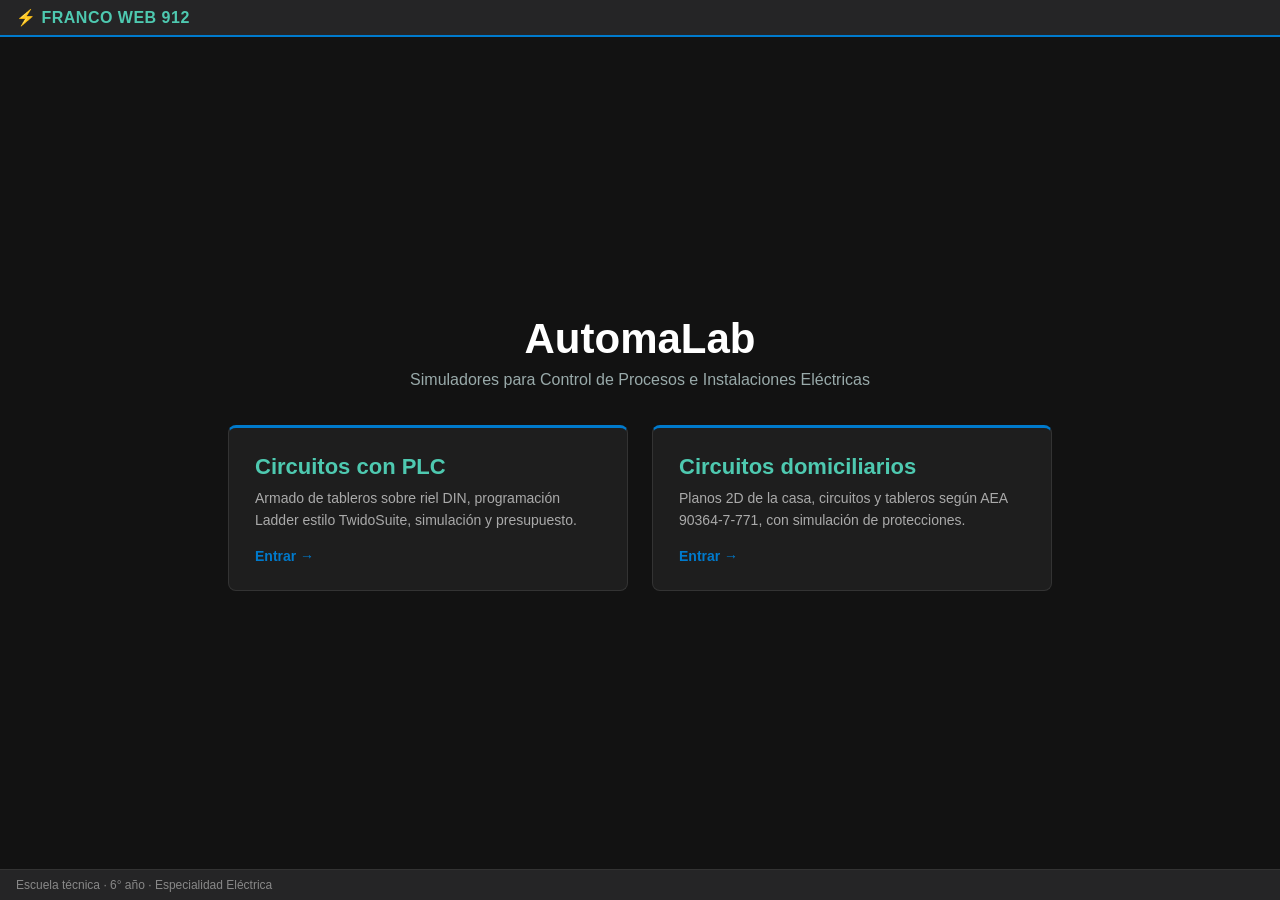
<file: proyecto/index.html>
<!DOCTYPE html>
<html lang="es">
<head>
<meta charset="UTF-8">
<meta name="viewport" content="width=device-width, initial-scale=1">
<title>AutomaLab</title>
<style>
*{box-sizing:border-box;margin:0;padding:0}
body{background:#121212;color:#d4d4d4;font-family:'Segoe UI',Tahoma,sans-serif;min-height:100vh;display:flex;flex-direction:column}
header{background:#252526;border-bottom:2px solid #007acc;padding:8px 16px;display:flex;align-items:center;gap:10px}
.brand{font-weight:700;color:#4ec9b0;font-size:16px;letter-spacing:.5px}
main{flex:1;display:flex;flex-direction:column;align-items:center;justify-content:center;padding:36px 16px;gap:36px}
.hero{text-align:center}
.hero h1{font-size:42px;color:#fff;font-weight:700}
.hero p{color:#9aa;margin-top:8px;font-size:16px}
.cards{display:flex;gap:24px;flex-wrap:wrap;justify-content:center;max-width:920px}
.card{display:block;width:400px;max-width:100%;background:#1e1e1e;border:1px solid #333;border-top:3px solid #007acc;border-radius:8px;padding:26px;text-decoration:none;color:inherit;transition:transform .15s,border-color .15s,box-shadow .15s}
.card:hover,.card:focus{border-color:#4ec9b0;transform:translateY(-3px);box-shadow:0 8px 24px rgba(0,0,0,.5);outline:none}
.card h2{color:#4ec9b0;font-size:22px;margin:0 0 8px}
.card p{color:#aaa;font-size:14px;line-height:1.55}
.card .go{margin-top:16px;color:#007acc;font-weight:600;font-size:14px}
footer{background:#252526;border-top:1px solid #333;padding:8px 16px;font-size:12px;color:#888}
</style>
</head>
<body>

<header>
  <span class="brand">⚡ FRANCO WEB 912</span>
</header>

<main>
  <div class="hero">
    <h1>AutomaLab</h1>
    <p>Simuladores para Control de Procesos e Instalaciones Eléctricas</p>
  </div>

  <div class="cards">
    <a class="card" href="plc.html">
      <h2>Circuitos con PLC</h2>
      <p>Armado de tableros sobre riel DIN, programación Ladder estilo TwidoSuite, simulación y presupuesto.</p>
      <div class="go">Entrar →</div>
    </a>

    <a class="card" href="domiciliario/domiciliario.html">
      <h2>Circuitos domiciliarios</h2>
      <p>Planos 2D de la casa, circuitos y tableros según AEA 90364-7-771, con simulación de protecciones.</p>
      <div class="go">Entrar →</div>
    </a>
  </div>
</main>

<footer>Escuela técnica · 6° año · Especialidad Eléctrica</footer>

<script>
/* Limpieza única: borra los textos que se guardaban cuando la portada era editable */
try { localStorage.removeItem('automalab_portada'); } catch(e) {}
</script>
</body>
</html>
</file>
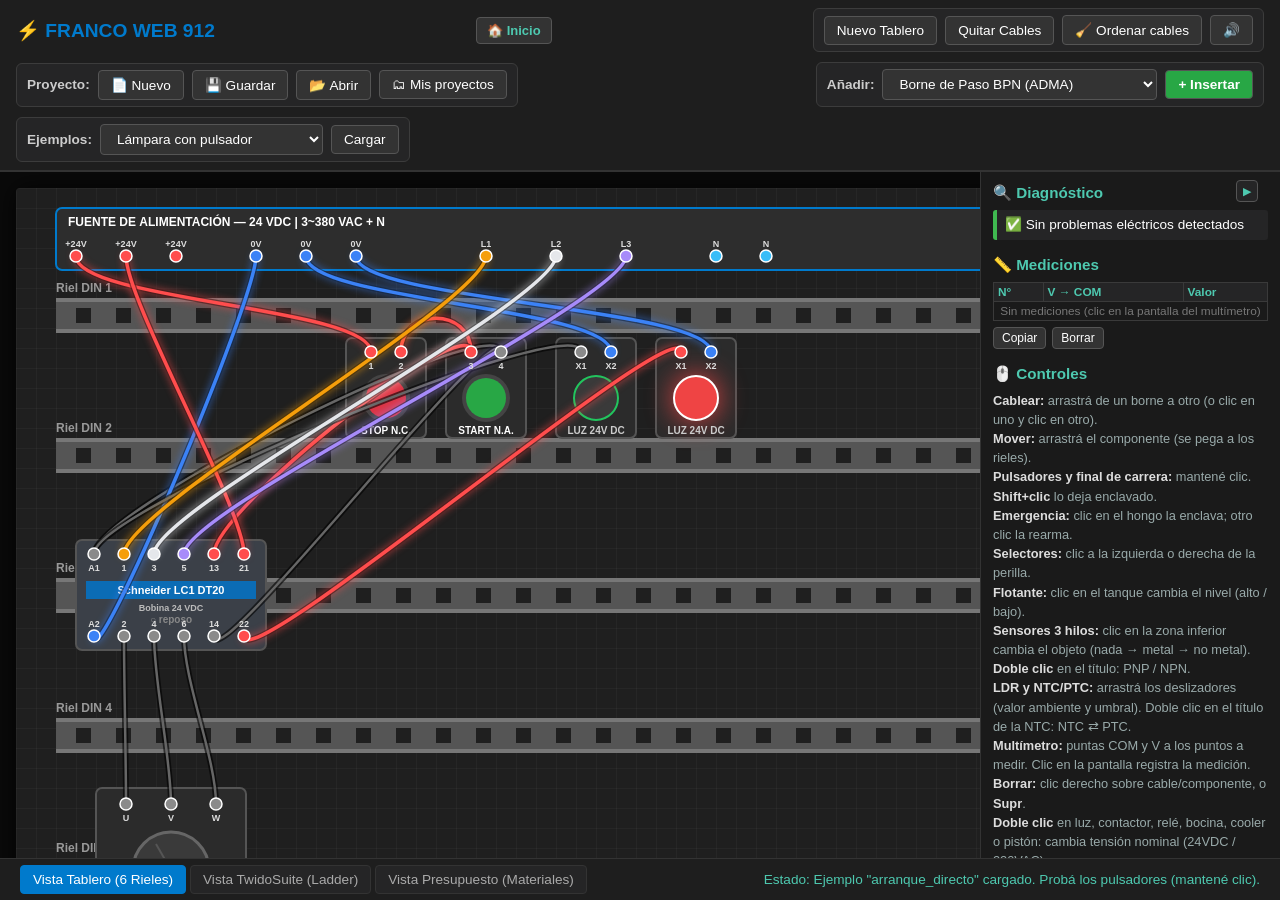
<file: proyecto/plc.html>
<!DOCTYPE html>
<html lang="es">
<head>
<meta charset="UTF-8">
<meta name="viewport" content="width=device-width, initial-scale=1.0">
<title>Simulador de Automatismo e Industrial - AutomaLab</title>
<style>
* { box-sizing:border-box; margin:0; padding:0; font-family:'Segoe UI',Roboto,Helvetica,Arial,sans-serif; user-select:none; }
input { user-select:text; }
body { display:flex; flex-direction:column; height:100vh; background:#121212; color:#fff; overflow:hidden; }
header { display:flex; flex-wrap:wrap; align-items:center; justify-content:space-between; background:#1e1e1e;
  padding:8px 16px; border-bottom:2px solid #333; gap:10px; z-index:10; }
.brand { font-weight:bold; font-size:1.2rem; color:#007acc; }
.tool-group { display:flex; align-items:center; gap:8px; background:#252526; padding:6px 10px; border-radius:6px; border:1px solid #3c3c3c; }
.tool-group label { font-size:.85rem; color:#ccc; font-weight:600; }
button, select { background:#333; color:#fff; border:1px solid #555; padding:6px 12px; border-radius:4px; cursor:pointer;
  font-size:.85rem; font-weight:500; transition:all .2s; }
button:hover, select:hover { background:#444; border-color:#007acc; }
/* CAMBIO 1: se quitaron .prompt-container y .prompt-input */
main { flex:1; min-height:0; display:flex; background:#0a0a0a; }
.vista { flex:1; min-width:0; display:flex; }
/* FIX 5: el tablero ya no se corta a la izquierda en pantallas chicas */
#canvas-wrap { flex:1; overflow:auto; padding:16px; display:flex; align-items:flex-start; }
#workspace-canvas { margin:0 auto; flex:none; background:#1f1f1f;
  background-image:linear-gradient(rgba(255,255,255,.03) 1px,transparent 1px),linear-gradient(90deg,rgba(255,255,255,.03) 1px,transparent 1px);
  background-size:20px 20px; box-shadow:0 0 25px rgba(0,0,0,.8); border-radius:4px; }
aside { width:300px; background:#1a1a1a; border-left:1px solid #333; padding:12px; overflow:auto; font-size:.85rem; }
aside h3 { color:#4ec9b0; margin-bottom:8px; font-size:.95rem; }
#diag-list { list-style:none; display:flex; flex-direction:column; gap:6px; margin-bottom:16px; }
#diag-list li { background:#252526; border-left:4px solid #555; padding:6px 8px; border-radius:3px; line-height:1.3; }
#diag-list li.err { border-color:#ff4d4d; } #diag-list li.warn { border-color:#f5a623; }
#diag-list li.ok { border-color:#3fb950; } #diag-list li.info { border-color:#3b82f6; }
.ayuda { color:#9aa; line-height:1.5; font-size:.8rem; margin-bottom:16px; }
.ayuda b { color:#ddd; }
/* Tabla de mediciones (multímetro) */
#med-tabla { width:100%; border-collapse:collapse; font-size:.74rem; margin-bottom:6px; }
#med-tabla th, #med-tabla td { border:1px solid #3a3a3a; padding:2px 4px; text-align:left; vertical-align:top; }
#med-tabla th { background:#252526; color:#4ec9b0; }
#med-tabla td.v { color:#3fb950; font-family:Consolas,monospace; white-space:nowrap; }
#med-tabla td.vacio { color:#777; text-align:center; }
.med-btns { display:flex; gap:6px; margin-bottom:16px; }
.med-btns button { padding:3px 8px; font-size:.75rem; }
/* ====== VISTA TWIDOSUITE (estilo claro como el original) ====== */
#vista-twido { flex-direction:column; min-height:0; background:#cfd8e3; color:#111; }
.tw-toolbar { display:flex; flex-wrap:wrap; gap:6px 12px; align-items:center; padding:6px 10px;
  background:linear-gradient(#f6f8fb,#d7dee9); border-bottom:1px solid #8a97a8; }
.tw-grupo { display:flex; gap:3px; align-items:center; padding-right:12px; border-right:1px solid #a6b1c0; flex-wrap:wrap; }
.tw-grupo:last-child { border-right:none; }
.tw-tit { font-size:12px; color:#1e3a8a; margin-right:4px; }
.tw-btn { background:linear-gradient(#fff,#e3e8ef); color:#111; border:1px solid #8c99ab; padding:4px 8px; border-radius:3px;
  font-family:Consolas,'Courier New',monospace; font-size:12px; font-weight:700; min-width:28px; transition:none; }
.tw-btn:hover { background:#dbeafe; border-color:#2563eb; }
.tw-btn.active { background:#2563eb; color:#fff; border-color:#1e40af; }
#plc-estado { font-size:12px; color:#1e3a8a; margin-left:6px; font-weight:600; }
.tw-ayuda { background:#fff8d6; color:#5b4a00; font-size:12px; padding:3px 10px; border-bottom:1px solid #d9c96a; }
.tw-body { flex:1; min-height:0; display:flex; }
.tw-side { width:230px; background:#f3f5f8; border-right:1px solid #8a97a8; overflow:auto; padding:8px; font-size:12px; color:#111; }
.tw-side h5 { margin:12px 0 4px; color:#1e3a8a; font-size:12px; }
.tw-tree div { padding:2px 4px; border-radius:2px; white-space:nowrap; overflow:hidden; text-overflow:ellipsis; }
.tw-tree .n1 { font-weight:700; } .tw-tree .n2 { margin-left:14px; font-weight:600; }
.tw-tree .n3 { margin-left:28px; cursor:pointer; color:#1e3a8a; } .tw-tree .n3:hover { background:#dbeafe; }
.tw-tree .n3.sel { background:#bcd7f7; }
.tw-tree .off { margin-left:14px; color:#888; }
#ladder-wrap { flex:1; overflow:auto; background:#fff; }
#ladder-canvas { display:block; }
.tw-bottom { height:190px; display:flex; flex-direction:column; background:#e8edf3; border-top:2px solid #8a97a8; }
.tw-find { display:flex; gap:6px; padding:5px 8px; align-items:center; color:#111; font-size:12px; }
.tw-find input, .tw-find select { background:#fff; color:#111; border:1px solid #8c99ab; padding:3px 6px; border-radius:2px; font-size:12px; }
.tw-find select:hover { background:#fff; }
.tw-find input { flex:1; max-width:340px; }
.tw-tabla-wrap { flex:1; overflow:auto; background:#fff; }
table.tw { width:100%; border-collapse:collapse; font-size:12px; color:#111; }
table.tw th { position:sticky; top:0; background:#d6dde8; text-align:left; padding:3px 6px; border:1px solid #aab4c3; }
table.tw td { border:1px solid #d3d9e2; padding:0 4px; }
table.tw td.c { text-align:center; width:50px; color:#16a34a; font-weight:700; }
table.tw td.d { width:110px; font-family:Consolas,monospace; }
table.tw input { width:100%; border:none; background:transparent; color:#111; padding:3px 2px; font-size:12px; }
table.tw input:focus { background:#fffbe6; outline:1px solid #2563eb; }
.mon-grupo { margin:6px 0; } .mon-grupo > span { color:#555; font-size:11px; display:block; margin-bottom:3px; }
.mon-fila { display:flex; flex-wrap:wrap; gap:4px; }
.mon-item { display:flex; align-items:center; gap:4px; background:#fff; border:1px solid #c3cbd8; color:#111; padding:2px 5px; border-radius:3px; font-size:10px; font-family:Consolas,monospace; }
.dot { width:10px; height:10px; border-radius:50%; background:#cbd5e1; border:1px solid #64748b; }
.dot.on { background:#22c55e; box-shadow:0 0 6px #22c55e; }
.dot.q.on { background:#f59e0b; box-shadow:0 0 6px #f59e0b; }
/* Diálogo de propiedades */
#dlg-bg { position:fixed; inset:0; background:rgba(0,0,0,.55); display:none; align-items:center; justify-content:center; z-index:100; }
#dlg { background:#f3f5f8; color:#111; width:380px; border-radius:6px; border:1px solid #6b7a90; box-shadow:0 10px 40px rgba(0,0,0,.6); padding:16px; display:flex; flex-direction:column; gap:10px; }
#dlg h4 { color:#1e3a8a; font-size:14px; }
#dlg label { display:flex; flex-direction:column; gap:3px; font-size:12px; font-weight:600; }
#dlg input, #dlg select { background:#fff; color:#111; border:1px solid #8c99ab; padding:5px 7px; border-radius:3px; font-size:13px; }
#dlg select:hover { background:#fff; }
.dlg-hint { font-size:11px; color:#555; font-weight:400; }
#dlg-tm { display:none; flex-direction:column; gap:10px; }
#dlg-err { color:#b91c1c; font-size:12px; min-height:14px; }
.dlg-btns { display:flex; justify-content:flex-end; gap:8px; }
footer { display:flex; justify-content:space-between; align-items:center; background:#1e1e1e; padding:6px 20px; border-top:1px solid #333; font-size:.85rem; z-index:10; }
.view-tabs { display:flex; gap:4px; }
.tab-btn { background:#252526; color:#aaa; border:1px solid #333; }
.tab-btn.active { background:#007acc; color:#fff; border-color:#007acc; }
.status-bar { color:#4ec9b0; font-weight:500; }
/* ===== CAMBIO 2 y 3: paneles plegables ===== */
.btn-flecha { padding:0; width:22px; height:22px; display:flex; align-items:center; justify-content:center;
  font-size:11px; line-height:1; background:#252526; color:#4ec9b0; border:1px solid #555; border-radius:4px; }
#vista-tablero { position:relative; }
#btn-panel { position:absolute; top:8px; right:22px; z-index:5; }
#vista-tablero.panel-cerrado #btn-panel { right:8px; }
#vista-tablero.panel-cerrado aside { display:none; }
.tw-find .btn-flecha { margin-left:auto; margin-right:4px; background:#fff; color:#1e3a8a; border-color:#8c99ab; }
.tw-find .btn-flecha:hover { background:#dbeafe; }
.tw-bottom.colapsado { height:auto; }
.tw-bottom.colapsado .tw-tabla-wrap { display:none; }
/* ===== CABLES ORDENADOS ===== */
#btn-ordenar.on { background:#007acc; border-color:#007acc; }
/* ===== PRESUPUESTO ===== */
#vista-presupuesto { flex:1; min-height:0; overflow:auto; background:#1e1e1e; color:#ddd; }
.pr-wrap { width:100%; max-width:1100px; margin:0 auto; padding:18px 20px 40px; }
.pr-wrap h2 { font-size:18px; color:#4ec9b0; margin-bottom:4px; }
.pr-meta { font-size:12px; color:#999; margin-bottom:14px; }
.pr-params { display:flex; flex-wrap:wrap; gap:14px; margin-bottom:12px; }
.pr-params label { display:flex; flex-direction:column; gap:3px; font-size:11px; color:#aaa; }
.pr-params input { width:150px; }
.pr-wrap input[type=number], .pr-wrap input[type=text] { background:#2d2d2d; color:#eee; border:1px solid #555; border-radius:3px; padding:4px 6px; font-size:13px; }
.pr-btns { display:flex; flex-wrap:wrap; gap:8px; margin-bottom:12px; }
.pr-btns button { padding:6px 12px; background:#0e639c; color:#fff; border:1px solid #1177bb; border-radius:4px; cursor:pointer; font-size:13px; }
.pr-btns button:hover { background:#1177bb; }
#pr-tabla { width:100%; border-collapse:collapse; font-size:13px; }
#pr-tabla th { background:#2d2d30; color:#9ad1ff; text-align:left; padding:7px 8px; border:1px solid #3c3c3c; position:sticky; top:0; z-index:1; }
#pr-tabla td { padding:5px 8px; border:1px solid #3c3c3c; }
#pr-tabla th.n, #pr-tabla td.n { text-align:right; white-space:nowrap; }
#pr-tabla td.c { text-align:center; }
#pr-tabla td.r { text-align:right; }
#pr-tabla input.pr-precio { width:120px; text-align:right; }
#pr-tabla input.pr-cant { width:70px; text-align:right; }
#pr-tabla input.pr-desc { width:100%; }
#pr-tabla tr.pr-off td:not(.pr-chk) { opacity:.4; }
#pr-tabla tfoot td { background:#252526; font-weight:700; }
#pr-tabla tfoot tr.tot td { background:#0e3a5c; color:#fff; font-size:15px; }
.pr-del { background:#5a1d1d; color:#fff; border:1px solid #8a2c2c; border-radius:3px; cursor:pointer; padding:2px 7px; }
.pr-nota { font-size:11px; color:#888; margin-top:12px; line-height:1.6; }
@media print {
  header, footer, #vista-tablero, #vista-twido, .pr-btns { display:none !important; }
  html, body, main { height:auto !important; overflow:visible !important; display:block !important; background:#fff !important; }
  #vista-presupuesto { display:block !important; height:auto !important; overflow:visible !important; background:#fff; color:#000; }
  .pr-wrap h2, .pr-meta, .pr-params label, .pr-nota { color:#000; }
  .pr-wrap input { background:transparent !important; color:#000 !important; border:none !important; }
  #pr-tabla th, #pr-tabla td, #pr-tabla tfoot td { background:#fff !important; color:#000 !important; border:1px solid #888 !important; }
  #pr-tabla tr.pr-off { display:none; }
  .pr-chk input, .pr-del { visibility:hidden; }
}
</style>
</head>
<body>
<header>
  <div class="brand">⚡ FRANCO WEB 912</div>
  <a href="index.html" title="Volver a la portada" style="background:#333;color:#4ec9b0;border:1px solid #555;border-radius:4px;padding:5px 10px;margin:0 8px;text-decoration:none;font-size:13px;font-weight:600;white-space:nowrap">🏠 Inicio</a>
  <div class="tool-group">
    <!-- FIX 4: confirmación -->
    <button onclick="if(confirm('¿Borrar el tablero actual?'))nuevoCircuito()">Nuevo Tablero</button>
    <button onclick="limpiarCables()">Quitar Cables</button>
<button id="btn-ordenar" onclick="toggleOrdenarCables()" title="Acomoda todos los cables en canales rectos entre rieles. Tocalo de nuevo para volver a tu armado original.">🧹 Ordenar cables</button>
    <button id="btn-sonido" onclick="toggleSonido()" title="Activar / silenciar el sonido de la bocina">🔊</button>
  </div>
  <!-- Proyectos -->
  <div class="tool-group">
    <label>Proyecto:</label>
    <button onclick="proyNuevo()" title="Proyecto nuevo (vacío)">📄 Nuevo</button>
    <button onclick="proyGuardarArchivo()" title="Guardar como archivo .json (Ctrl+S)">💾 Guardar</button>
    <button onclick="document.getElementById('proy-file').click()" title="Abrir archivo .json (Ctrl+O)">📂 Abrir</button>
    <button onclick="proyDialogo()" title="Proyectos guardados en este navegador">🗂 Mis proyectos</button>
    <input type="file" id="proy-file" accept=".json,application/json" hidden onchange="proyAbrirArchivo(this)">
  </div>
  <div class="tool-group">
    <label>Añadir:</label>
    <select id="catalogo-componentes">
      <option value="borne">Borne de Paso BPN (ADMA)</option>
      <option value="plc">PLC TWDLCDA24DRF</option>
      <option value="plc_ext">Extensión PLC (+8 E / +6 S)</option>
      <option value="contactor">Contactor Schneider LC1 DT20</option>
      <option value="rele">Relé auxiliar 24 VDC</option>
      <option value="motor">Motor Trifásico (M3~)</option>
      <option value="pulsador_na">Pulsador N.A. (Verde - Marcha)</option>
      <option value="pulsador_nc">Pulsador N.C. (Rojo - Parada)</option>
      <option value="emergencia">Pulsador de emergencia (hongo N.C.)</option>
      <option value="selector2">Selector 2 posiciones</option>
      <option value="selector3">Selector 3 posiciones (1-0-2)</option>
      <option value="final_carrera">Final de carrera</option>
      <option value="flotante">Flotante / boya (conmutado)</option>
      <option value="sensor_ind">Sensor inductivo 3 hilos</option>
      <option value="sensor_cap">Sensor capacitivo 3 hilos</option>
      <option value="ldr">LDR (sensor de luz)</option>
      <option value="ntc">NTC / PTC (sensor de temperatura)</option>
      <option value="luz_roja">Luz Piloto (Roja)</option>
      <option value="luz_verde">Luz Piloto (Verde)</option>
      <option value="luz_amarilla">Luz Piloto (Amarilla)</option>
      <option value="luz_azul">Luz Piloto (Azul)</option>
      <option value="buzzer">Bocina / Buzzer (24 VDC / 220 VAC)</option>
      <option value="cooler">Cooler / ventilador 24 VDC</option>
      <option value="piston">Pistón (electroválvula + cilindro)</option>
      <option value="multimetro">Multímetro / voltímetro</option>
    </select>
    <button style="background:#28a745;font-weight:bold" onclick="agregarComponenteTablero()">+ Insertar</button>
  </div>
  <div class="tool-group">
    <label>Ejemplos:</label>
    <select id="ejemplos">
      <option value="lampara">Lámpara con pulsador</option>
      <option value="arranque_directo">Arranque directo (contactor)</option>
      <option value="arranque_plc">Arranque con PLC</option>
      <option value="plc_temporizador">PLC con temporizador (TON)</option>
    </select>
    <!-- FIX 4: confirmación -->
    <button onclick="if(confirm('El ejemplo reemplaza el tablero y, si trae PLC, el programa Ladder. ¿Continuar?'))cargarEjemplo(document.getElementById('ejemplos').value)">Cargar</button>
  </div>
  <!-- CAMBIO 1: se eliminó el cuadro de texto "Ej: arranque directo de motor..." y el botón Generar -->
</header>
<main>
  <!-- VISTA TABLERO -->
  <div class="vista" id="vista-tablero">
    <!-- CAMBIO 2: flechita para ocultar / mostrar el panel lateral -->
    <button id="btn-panel" class="btn-flecha" onclick="togglePanelLateral()" title="Ocultar panel lateral">▶</button>
    <div id="canvas-wrap"><canvas id="workspace-canvas"></canvas></div>
    <aside>
      <h3>🔍 Diagnóstico</h3>
      <ul id="diag-list"></ul>
      <h3>📏 Mediciones</h3>
      <table id="med-tabla">
        <thead><tr><th>N°</th><th>V → COM</th><th>Valor</th></tr></thead>
        <tbody id="med-tbody"></tbody>
      </table>
      <div class="med-btns">
        <button onclick="medCopiar()">Copiar</button>
        <button onclick="medBorrar()">Borrar</button>
      </div>
      <h3>🖱️ Controles</h3>
      <div class="ayuda">
        <b>Cablear:</b> arrastrá de un borne a otro (o clic en uno y clic en otro).<br>
        <b>Mover:</b> arrastrá el componente (se pega a los rieles).<br>
        <b>Pulsadores y final de carrera:</b> mantené clic. <b>Shift+clic</b> lo deja enclavado.<br>
        <b>Emergencia:</b> clic en el hongo la enclava; otro clic la rearma.<br>
        <b>Selectores:</b> clic a la izquierda o derecha de la perilla.<br>
        <b>Flotante:</b> clic en el tanque cambia el nivel (alto / bajo).<br>
        <b>Sensores 3 hilos:</b> clic en la zona inferior cambia el objeto (nada → metal → no metal). <b>Doble clic</b> en el título: PNP / NPN.<br>
        <b>LDR y NTC/PTC:</b> arrastrá los deslizadores (valor ambiente y umbral). Doble clic en el título de la NTC: NTC ⇄ PTC.<br>
        <b>Multímetro:</b> puntas COM y V a los puntos a medir. Clic en la pantalla registra la medición.<br>
        <b>Borrar:</b> clic derecho sobre cable/componente, o <b>Supr</b>.<br>
        <b>Doble clic</b> en luz, contactor, relé, bocina, cooler o pistón: cambia tensión nominal (24VDC / 220VAC).<br>
        <b>Esc:</b> cancela el cable en curso.<br>
        <b>Ctrl+S</b> guarda el proyecto · <b>Ctrl+O</b> abre uno.
      </div>
    </aside>
  </div>

  <!-- VISTA TWIDOSUITE (LADDER) -->
  <div class="vista" id="vista-twido" style="display:none">
    <div class="tw-toolbar">
      <div class="tw-grupo">
        <b class="tw-tit">Ladder</b>
        <button class="tw-btn" onclick="nuevoPrograma()" title="Borrar todo el programa">Nuevo</button>
      </div>
      <div class="tw-grupo">
        <b class="tw-tit">Rung</b>
        <button class="tw-btn" onclick="addRung(true)" title="Agregar rung después de la seleccionada">＋↓</button>
        <button class="tw-btn" onclick="addRung(false)" title="Insertar rung antes de la seleccionada">＋↑</button>
        <button class="tw-btn" onclick="delRung()" title="Eliminar la rung seleccionada">✖</button>
        <button class="tw-btn" onclick="moverRung(-1)" title="Subir rung">▲</button>
        <button class="tw-btn" onclick="moverRung(1)" title="Bajar rung">▼</button>
        <button class="tw-btn" onclick="filas(1)" title="Agregar una fila a la rung">＋fila</button>
        <button class="tw-btn" onclick="filas(-1)" title="Quitar la última fila (debe estar vacía)">－fila</button>
      </div>
      <div class="tw-grupo" id="tw-herr"></div>
      <div class="tw-grupo">
        <button id="btn-run" class="tw-btn" onclick="toggleRun()" style="background:#28a745;color:#fff">PLC: RUN</button>
        <span id="plc-estado"></span>
      </div>
    </div>
    <div class="tw-ayuda">
      Elegí un elemento y hacé clic en una celda. Contactos y bloques van en las columnas de la izquierda; las bobinas, en la última columna.
      <b>Doble clic</b> = editar · <b>Clic derecho / Supr</b> = borrar · <b>Línea</b>: clic rellena hasta el siguiente elemento (Shift = una celda) · <b>│</b>: clic junto a la unión entre dos filas.
    </div>
    <div class="tw-body">
      <div class="tw-side">
        <div class="tw-tree" id="tw-tree"></div>
        <h5>Monitor de E/S</h5>
        <div id="monitor"></div>
      </div>
      <div id="ladder-wrap"><canvas id="ladder-canvas"></canvas></div>
    </div>
    <!-- CAMBIO 3: id="tw-bottom" -->
    <div class="tw-bottom" id="tw-bottom">
      <div class="tw-find">
        <select id="tw-uso" onchange="actualizarTabla()">
          <option value="todos">Todos</option><option value="usados">Usados</option><option value="libres">Sin usar</option>
        </select>
        <input id="tw-find" placeholder="Buscar dirección, símbolo o comentario..." oninput="actualizarTabla()">
        <span style="color:#555">Editá símbolo y comentario directamente en la tabla.</span>
        <!-- CAMBIO 3: flechita para esconder / mostrar la tabla de símbolos -->
        <button id="btn-tabla" class="btn-flecha" onclick="toggleTablaSimbolos()" title="Ocultar tabla de símbolos">▼</button>
      </div>
      <div class="tw-tabla-wrap">
        <table class="tw">
          <thead><tr><th>Usado</th><th>Dirección</th><th>Símbolo</th><th>Comentario</th></tr></thead>
          <tbody id="tw-tbody"></tbody>
        </table>
      </div>
    </div>
  </div>
    <!-- VISTA PRESUPUESTO -->
  <div class="vista" id="vista-presupuesto" style="display:none">
    <div class="pr-wrap">
      <h2>📋 Listado de materiales y presupuesto</h2>
      <div class="pr-meta" id="pr-meta"></div>
      <div class="pr-params">
        <label>Dólar (ARS por U$S)<input id="pr-dolar" type="number" min="0.01" step="any"></label>
        <label>IVA (%)<input id="pr-iva" type="number" min="0" step="any"></label>
        <label>Escala del tablero (mm por píxel)<input id="pr-escala" type="number" min="0.01" step="any"></label>
        <label>Holgura por cable (m)<input id="pr-holgura" type="number" min="0" step="any"></label>
      </div>
      <div class="pr-btns">
        <button onclick="presuRender()" title="Vuelve a leer el tablero">↻ Actualizar</button>
        <button onclick="presuAgregar()">＋ Agregar ítem</button>
        <button onclick="presuCopiar()" title="Copia la tabla para pegarla en Excel o Word">📋 Copiar</button>
        <button onclick="presuCSV()" title="Archivo CSV que abre Excel">⬇ CSV (Excel)</button>
        <button onclick="window.print()" title="Imprimir o guardar como PDF">🖨 Imprimir / PDF</button>
        <button onclick="presuRestaurar()" title="Vuelve a los precios y tildes originales">↺ Restaurar precios</button>
      </div>
      <table id="pr-tabla">
        <thead>
          <tr>
            <th title="Incluir en el presupuesto">✔</th><th>Descripción</th><th class="n">Cant.</th><th>Unid.</th>
            <th class="n">Precio unit. (ARS)</th><th class="n">Total (ARS)</th><th class="n">Total (U$S)</th><th></th>
          </tr>
        </thead>
        <tbody id="pr-tbody"></tbody>
        <tfoot>
          <tr><td colspan="5" class="r">Subtotal</td><td class="n" id="pr-sub-ars"></td><td class="n" id="pr-sub-usd"></td><td></td></tr>
          <tr><td colspan="5" class="r" id="pr-iva-lbl">IVA</td><td class="n" id="pr-iva-ars"></td><td class="n" id="pr-iva-usd"></td><td></td></tr>
          <tr class="tot"><td colspan="5" class="r">TOTAL</td><td class="n" id="pr-tot-ars"></td><td class="n" id="pr-tot-usd"></td><td></td></tr>
        </tfoot>
      </table>
      <div class="pr-nota">
        Los precios son de referencia: cargá los de tu proveedor (van <b>sin IVA</b>). Los metros de cable son una estimación:
        distancia entre bornes × la escala, más la holgura de cada cable. Destildá una fila para sacarla del presupuesto.
        Las puntas del multímetro no se cuentan como cable.
      </div>
    </div>
  </div>
</main>
<footer>
  <div class="view-tabs">
    <button class="tab-btn active" id="tab-tablero" onclick="cambiarVista('tablero')">Vista Tablero (6 Rieles)</button>
    <button class="tab-btn" id="tab-twido" onclick="cambiarVista('twido')">Vista TwidoSuite (Ladder)</button>
    <button class="tab-btn" id="tab-presupuesto" onclick="cambiarVista('presupuesto')">Vista Presupuesto (Materiales)</button>
  </div>
  <div class="status-bar" id="status-bar">Estado: Listo | Simulación Eléctrica Activa</div>
</footer>
<!-- Diálogo de propiedades del elemento Ladder -->
<div id="dlg-bg">
  <div id="dlg">
    <h4 id="dlg-titulo"></h4>
    <label>Dirección o símbolo
      <input id="dlg-addr" list="dl-addr" autocomplete="off">
      <span class="dlg-hint" id="dlg-hint"></span>
    </label>
    <label>Símbolo <input id="dlg-sym" maxlength="32" autocomplete="off"></label>
    <label>Comentario <input id="dlg-com" autocomplete="off"></label>
    <div id="dlg-tm">
      <label>Tipo
        <select id="dlg-tipo">
          <option value="TON">TON – Retardo a la conexión</option>
          <option value="TOF">TOF – Retardo a la desconexión</option>
          <option value="TP">TP – Pulso</option>
        </select>
      </label>
      <label>Base de tiempo
        <select id="dlg-base">
          <option value="1ms">1 ms</option><option value="10ms">10 ms</option><option value="100ms">100 ms</option>
          <option value="1s" selected>1 s</option><option value="1min">1 min</option>
        </select>
      </label>
      <label>Preset (0–9999) <input id="dlg-pre" type="number" min="0" max="9999" value="5"></label>
    </div>
    <div id="dlg-err"></div>
    <div class="dlg-btns">
      <button class="tw-btn" id="dlg-ok" style="background:#2563eb;color:#fff">Aceptar</button>
      <button class="tw-btn" id="dlg-cancel">Cancelar</button>
    </div>
  </div>
</div>
<datalist id="dl-addr"></datalist>
<script>
/* ============================================================
   CONFIGURACIÓN Y ESTADO
   ============================================================ */
const canvas = document.getElementById('workspace-canvas');
const ctx = canvas.getContext('2d');
const statusBar = document.getElementById('status-bar');
const RIELES = [110, 250, 390, 530, 670, 810];
const DT = 50;
const COLOR_POT = { '24V':'#ff4d4d', '0V':'#3b82f6', 'L1':'#f59e0b', 'L2':'#e5e7eb', 'L3':'#a78bfa', 'N':'#38bdf8' };
const NOMBRE_TENSION = { DC24:'24 VDC', AC220:'220 VAC', AC380:'380 VAC', MIX:'tensiones mezcladas' };
const TIPOS = {
  borne:       { w:60,  h:100, riel:true, nombre:'Borne BPN' },
  plc:         { w:400, h:120, riel:true, nombre:'PLC TWDLCDA24DRF' },
  plc_ext:     { w:400, h:120, riel:true, nombre:'Extensión PLC E/S' },
  contactor:   { w:190, h:110, riel:true, nombre:'Contactor LC1 DT20' },
  motor:       { w:150, h:130, nombre:'Motor M3~' },
  pulsador_na: { w:80,  h:100, nombre:'Pulsador N.A.' },
  pulsador_nc: { w:80,  h:100, nombre:'Pulsador N.C.' },
  luz_roja:     { w:80, h:100, color:'#ef4444', nombre:'Luz roja' },
  luz_verde:    { w:80, h:100, color:'#22c55e', nombre:'Luz verde' },
  luz_amarilla: { w:80, h:100, color:'#facc15', nombre:'Luz amarilla' },
  luz_azul:     { w:80, h:100, color:'#38bdf8', nombre:'Luz azul' }
};
Object.assign(TIPOS, {
  emergencia:    { w:90,  h:130, nombre:'Pulsador de emergencia' },
  selector2:     { w:90,  h:130, nombre:'Selector 2 posiciones' },
  selector3:     { w:90,  h:130, nombre:'Selector 3 posiciones' },
  final_carrera: { w:90,  h:130, nombre:'Final de carrera' },
  flotante:      { w:100, h:112, nombre:'Flotante (boya)' },
  sensor_ind:    { w:100, h:110, nombre:'Sensor inductivo' },
  sensor_cap:    { w:100, h:110, nombre:'Sensor capacitivo' },
  rele:          { w:130, h:120, riel:true, nombre:'Relé auxiliar' },
  ldr:           { w:120, h:160, nombre:'LDR (sensor de luz)' },
  ntc:           { w:120, h:160, nombre:'Sensor NTC/PTC' },
  buzzer:        { w:80,  h:110, nombre:'Bocina / Buzzer' },
  cooler:        { w:90,  h:112, nombre:'Cooler' },
  piston:        { w:160, h:110, nombre:'Pistón neumático' },
  multimetro:    { w:130, h:160, nombre:'Multímetro' }
});
let elementos = [];
let cables = [];
let seleccion = null;
let arrastre = null;
let cableando = null;
let hoverT = null;
let mouse = { x:0, y:0 };
let redActual = null;
let contadorId = 0;
let ticks = 0;
let ultimoDiag = '';
let vistaActual = 'tablero';
const plc = { run:true, live:false, vars:{}, timers:{} };
/* FIX 3: tiempo real entre ticks (los temporizadores no se atrasan con la pestaña en segundo plano) */
let dtReal = DT, tUltimo = performance.now();
/* Programa Ladder (se define más abajo) */
let programa = [];
let simbolos = {};   // { '%I0.0': {sym:'START', com:'...'} }
/* ============================================================
   CREACIÓN DE ELEMENTOS DEL TABLERO
   ============================================================ */
function terminalesDe(tipo) {
  if (TERMINALES_NUEVOS[tipo]) return TERMINALES_NUEVOS[tipo](TIPOS[tipo]);
  const d = TIPOS[tipo], T = [];
  const t = (id, label, dx, dy, dir) => T.push({ id, label, dx, dy, dir });
  if (tipo === 'borne') {
    t('a1','',18,14,-1); t('a2','',42,14,-1);
    t('b1','',18,d.h-14,1); t('b2','',42,d.h-14,1);
  } else if (tipo === 'plc') {
    t('COM','COM',25,14,-1);
    for (let i=0;i<8;i++) t('I'+i,'I0.'+i,65+i*40,14,-1);
    const bot = [['V+','+24V'],['V0','0V'],['COM0','C0'],['Q0','Q0.0'],['Q1','Q0.1'],['Q2','Q0.2'],
                 ['COM1','C1'],['Q3','Q0.3'],['Q4','Q0.4'],['Q5','Q0.5']];
    bot.forEach(([id,l],i) => t(id,l,22+i*38,d.h-14,1));
  } else if (tipo === 'plc_ext') {
    t('COM','COM',25,14,-1);
    for (let i=0;i<8;i++) t('I'+i,'I1.'+i,65+i*40,14,-1);
    const bot = [['COM0','C0'],['Q0','Q1.0'],['Q1','Q1.1'],['Q2','Q1.2'],
                 ['COM1','C1'],['Q3','Q1.3'],['Q4','Q1.4'],['Q5','Q1.5']];
    bot.forEach(([id,l],i) => t(id,l,22+i*38,d.h-14,1));
  } else if (tipo === 'contactor') {
    const sup = ['A1','1','3','5','13','21'], inf = ['A2','2','4','6','14','22'];
    sup.forEach((id,i) => t(id,id,18+i*30,14,-1));
    inf.forEach((id,i) => t(id,id,18+i*30,d.h-14,1));
  } else if (tipo === 'motor') {
    t('U','U',30,16,-1); t('V','V',75,16,-1); t('W','W',120,16,-1);
  } else if (tipo === 'pulsador_na') {
    t('3','3',25,14,-1); t('4','4',55,14,-1);
  } else if (tipo === 'pulsador_nc') {
    t('1','1',25,14,-1); t('2','2',55,14,-1);
  } else if (tipo.startsWith('luz')) {
    t('X1','X1',25,14,-1); t('X2','X2',55,14,-1);
  }
  return T;
}
function crearElemento(tipo, x, y) {
  const d = TIPOS[tipo];
  const el = { id: tipo+'_'+(++contadorId), tipo, x, y, w:d.w, h:d.h, terminales:terminalesDe(tipo), est:{} };
  if (tipo.startsWith('pulsador')) el.est = { presionado:false, enclavado:false };
  if (tipo.startsWith('luz'))      el.est = { on:false, vnom:'DC24', falla:null };
  if (tipo === 'contactor')        el.est = { on:false, vnom:'DC24', falla:null, cambios:[] };
  if (tipo === 'motor')            el.est = { on:false, dir:1, ang:0 };
  if (tipo === 'plc')              el.est = { pwr:false, q:[0,0,0,0,0,0].map(()=>false), i:[0,0,0,0,0,0,0,0].map(()=>false) };
  if (tipo === 'plc_ext')          el.est = { pwr:false, q:[0,0,0,0,0,0].map(()=>false), i:[0,0,0,0,0,0,0,0].map(()=>false) };
  if (EST_NUEVOS[tipo])            el.est = EST_NUEVOS[tipo]();
  elementos.push(el);
  return el;
}
function crearFuente() {
  const F = { id:'fuente', tipo:'fuente', x:40, y:20, w:1020, h:62, est:{}, terminales:[] };
  const defs = [
    ['24V_1','+24V','24V',20],['24V_2','+24V','24V',70],['24V_3','+24V','24V',120],
    ['0V_1','0V','0V',200],['0V_2','0V','0V',250],['0V_3','0V','0V',300],
    ['L1','L1','L1',430],['L2','L2','L2',500],['L3','L3','L3',570],
    ['N','N','N',660],['N2','N','N',710]
  ];
  defs.forEach(([id,label,pot,dx]) => F.terminales.push({ id, label, pot, dx, dy:F.h-14, dir:1 }));
  elementos.push(F);
  return F;
}
const posT = (el, t) => ({ x: el.x + t.dx, y: el.y + t.dy });
const tid = (el, t) => el.id + ':' + t.id;
function mapaTerm() {
  const m = new Map();
  elementos.forEach(el => el.terminales.forEach(t => m.set(tid(el,t), { el, t })));
  return m;
}
/* ============================================================
   COMPONENTES NUEVOS
   (terminales, estado inicial, sensores, multímetro, sonido,
    interacción y dibujo)
   ============================================================ */
const CARGAS   = ['buzzer','cooler','piston'];                              // cargas simples X1/X2
const CON_VNOM = ['contactor','rele','buzzer','cooler','piston'];          // doble clic cambia 24VDC / 220VAC
const COLOR_CUERPO = {
  borne:'#9a9a9a', plc:'#1f3a52', plc_ext:'#1f4a4a', contactor:'#3b4048',
  emergencia:'#2f2f2f', selector2:'#2b2f3a', selector3:'#2b2f3a', final_carrera:'#3a3a2b',
  flotante:'#1f3340', sensor_ind:'#2a3a2f', sensor_cap:'#3a2f2a', rele:'#2e3a4a',
  ldr:'#3a352b', ntc:'#3a2b2b', buzzer:'#2b2b2b', cooler:'#262b30', piston:'#2b3036',
  multimetro:'#b8860b'
};
/* Fila de terminales centrada. ids: 'X' o ['id','etiqueta'] */
const fila = (d, ids, y, dir, paso = 30) => {
  const x0 = (d.w - (ids.length - 1) * paso) / 2;
  return ids.map((s, i) => {
    const [id, label] = Array.isArray(s) ? s : [s, s];
    return { id, label, dx:x0 + i*paso, dy:y, dir };
  });
};
const TERMINALES_NUEVOS = {
  emergencia:    d => [...fila(d,['1','2'],14,-1), ...fila(d,['3','4'],d.h-14,1)],
  selector2:     d => [...fila(d,['13','14'],14,-1), ...fila(d,['21','22'],d.h-14,1)],
  selector3:     d => [...fila(d,['13','14'],14,-1), ...fila(d,['23','24'],d.h-14,1)],
  final_carrera: d => [...fila(d,['13','14'],14,-1), ...fila(d,['21','22'],d.h-14,1)],
  flotante:      d => fila(d,['C','NA','NC'],14,-1,28),
  sensor_ind:    d => fila(d,['BN','BU','BK'],14,-1,28),
  sensor_cap:    d => fila(d,['BN','BU','BK'],14,-1,28),
  rele:          d => [...fila(d,['A1','11','12','14'],14,-1), ...fila(d,['A2','21','22','24'],d.h-14,1)],
  ldr:           d => [...fila(d,[['V+','+24V'],['V0','0V']],14,-1,40), ...fila(d,['C','NA','NC'],d.h-14,1)],
  ntc:           d => [...fila(d,[['V+','+24V'],['V0','0V']],14,-1,40), ...fila(d,['C','NA','NC'],d.h-14,1)],
  buzzer:        d => fila(d,['X1','X2'],14,-1),
  cooler:        d => fila(d,['X1','X2'],14,-1),
  piston:        d => fila(d,['X1','X2'],14,-1),
  multimetro:    d => fila(d,[['COM','COM'],['V','V']],d.h-14,1,60)
};
const EST_NUEVOS = {
  emergencia:    () => ({ presionado:false, enclavado:false }),
  final_carrera: () => ({ presionado:false, enclavado:false }),
  selector2:     () => ({ pos:0 }),
  selector3:     () => ({ pos:0 }),
  flotante:      () => ({ alto:false }),
  sensor_ind:    () => ({ obj:0, sal:'PNP', alim:false, activo:false }),   // obj: 0 nada, 1 metal, 2 no metal
  sensor_cap:    () => ({ obj:0, sal:'PNP', alim:false, activo:false }),
  rele:          () => ({ on:false, vnom:'DC24', falla:null, cambios:[] }),
  ldr:           () => ({ val:70, umbral:40, alim:false, activo:false }),   // val = % de luz
  ntc:           () => ({ val:25, umbral:50, ptc:false, alim:false, activo:false }),   // val = °C
  buzzer:        () => ({ on:false, vnom:'DC24', falla:null }),
  cooler:        () => ({ on:false, vnom:'DC24', falla:null, ang:0 }),
  piston:        () => ({ on:false, vnom:'DC24', falla:null, ext:0 }),
  multimetro:    () => ({ lectura:'---', dC:null, dV:null })
};
/* ---- Sensores de proximidad ---- */
function sensorDetecta(el) {
  const o = el.est.obj;
  if (o === 0) return false;
  if (o === 1) return true;              // metal: lo detectan ambos
  return el.tipo === 'sensor_cap';       // no metal: solo el capacitivo
}
/* ---- Multímetro ---- */
const mediciones = [];
const esMedidor = id => {
  const el = elementos.find(e => e.id === String(id).split(':')[0]);
  return !!el && el.tipo === 'multimetro';
};
// Extremo "real" de un cable que toca un multímetro (el otro lado)
function destinoCable(c) {
  if (esMedidor(c.a) && !esMedidor(c.b)) return c.b;
  if (esMedidor(c.b) && !esMedidor(c.a)) return c.a;
  return null;
}
// A dónde está conectada una punta del multímetro
function destinoTerm(id) {
  for (const c of cables) {
    if (c.a === id && !esMedidor(c.b)) return c.b;
    if (c.b === id && !esMedidor(c.a)) return c.a;
  }
  return null;
}
function medirMultimetro(red) {
  elementos.forEach(el => {
    if (el.tipo !== 'multimetro') return;
    const e = el.est;
    const dC = destinoTerm(el.id + ':COM'), dV = destinoTerm(el.id + ':V');
    e.dC = dC; e.dV = dV;
    if (!dC || !dV) { e.lectura = '---'; return; }
    const A = red.potDe(dV), B = red.potDe(dC);
    if (A.size > 1 || B.size > 1) { e.lectura = '¡CORTO!'; return; }
    if (!A.size || !B.size) { e.lectura = '0.0 V'; return; }
    const pa = [...A][0], pb = [...B][0];
    if (pa === pb) { e.lectura = '0.0 V'; return; }
    const tv = tension(red, dV, dC);
    if (tv === 'DC24') e.lectura = (pa === '24V' ? '' : '-') + '24.0 VDC';
    else if (tv === 'AC220') e.lectura = '220 VAC';
    else if (tv === 'AC380') e.lectura = '380 VAC';
    else e.lectura = 'MEZCLA';
  });
}
function medRegistrar(el) {
  const e = el.est;
  if (!e.dC || !e.dV) return setMsg('Multímetro: conectá las dos puntas (COM y V) a los puntos a medir.');
  mediciones.push({ desc: nombreTerm(e.dV) + ' → ' + nombreTerm(e.dC), val: e.lectura });
  if (mediciones.length > 50) mediciones.shift();
  medMostrar();
  setMsg('Medición registrada: ' + e.lectura);
}
function medMostrar() {
  const tb = document.getElementById('med-tbody'); if (!tb) return;
  tb.innerHTML = '';
  if (!mediciones.length) {
    const tr = document.createElement('tr'), td = document.createElement('td');
    td.colSpan = 3; td.className = 'vacio'; td.textContent = 'Sin mediciones (clic en la pantalla del multímetro)';
    tr.appendChild(td); tb.appendChild(tr); return;
  }
  mediciones.forEach((m, i) => {
    const tr = document.createElement('tr');
    [[String(i + 1), ''], [m.desc, ''], [m.val, 'v']].forEach(([t, c]) => {
      const td = document.createElement('td'); td.textContent = t; if (c) td.className = c; tr.appendChild(td);
    });
    tb.appendChild(tr);
  });
}
function medBorrar() { mediciones.length = 0; medMostrar(); setMsg('Mediciones borradas.'); }
function medCopiar() {
  if (!mediciones.length) return setMsg('No hay mediciones para copiar.');
  const t = 'N°\tPunta V → COM\tValor\n' + mediciones.map((m, i) => `${i + 1}\t${m.desc}\t${m.val}`).join('\n');
  const ok = () => setMsg('Mediciones copiadas al portapapeles.');
  const alt = () => {
    const ta = document.createElement('textarea');
    ta.value = t; ta.style.cssText = 'position:fixed;opacity:0';
    document.body.appendChild(ta); ta.select();
    try { document.execCommand('copy'); ok(); } catch (err) { setMsg('No se pudo copiar.'); }
    ta.remove();
  };
  if (navigator.clipboard && window.isSecureContext) navigator.clipboard.writeText(t).then(ok, alt); else alt();
}
medMostrar();
/* ---- Sonido de la bocina (Web Audio) ---- */
const audio = { ctx:null, osc:null, gain:null, activo:true, ult:null };
function initAudio() {
  try {
    if (!audio.ctx) {
      const AC = window.AudioContext || window.webkitAudioContext;
      if (!AC) return;
      audio.ctx = new AC();
      audio.gain = audio.ctx.createGain(); audio.gain.gain.value = 0;
      audio.gain.connect(audio.ctx.destination);
      audio.osc = audio.ctx.createOscillator();
      audio.osc.type = 'square'; audio.osc.frequency.value = 2000;
      audio.osc.connect(audio.gain); audio.osc.start();
    }
    if (audio.ctx.state === 'suspended') audio.ctx.resume();
  } catch (err) { console.warn('Audio no disponible:', err); }
}
function actualizarSonido(suena) {
  if (!audio.ctx) return;
  const obj = (suena && audio.activo) ? 0.04 : 0;
  if (obj === audio.ult) return;
  audio.ult = obj;
  audio.gain.gain.setTargetAtTime(obj, audio.ctx.currentTime, 0.01);
}
function toggleSonido() {
  audio.activo = !audio.activo;
  initAudio();
  audio.ult = null;
  document.getElementById('btn-sonido').textContent = audio.activo ? '🔊' : '🔇';
  setMsg(audio.activo ? 'Sonido de la bocina activado.' : 'Sonido de la bocina silenciado.');
}
['mousedown','keydown'].forEach(ev => window.addEventListener(ev, initAudio));   // el navegador exige un gesto del usuario
/* ---- Interacción con los controles de cada componente ---- */
let ajuste = null;   // slider que se está arrastrando { el, cual }
function controlEn(el, p) {
  const cx = el.x + el.w / 2, lx = p.x - el.x, ly = p.y - el.y;
  const radio = (cy, r) => Math.hypot(p.x - cx, p.y - (el.y + cy)) <= r;
  switch (el.tipo) {
    case 'pulsador_na': case 'pulsador_nc': return esCabezaPulsador(el, p) ? 'cabeza' : null;
    case 'emergencia': return radio(62, 27) ? 'hongo' : null;
    case 'final_carrera': return (lx >= 10 && lx <= el.w - 10 && ly >= 40 && ly <= 94) ? 'palanca' : null;
    case 'selector2': case 'selector3': return radio(68, 28) ? (p.x < cx ? 'izq' : 'der') : null;
    case 'flotante': return (lx >= 14 && lx <= el.w - 14 && ly >= 38 && ly <= 98) ? 'nivel' : null;
    case 'sensor_ind': case 'sensor_cap': return (ly >= 56 && ly <= el.h) ? 'objeto' : null;
    case 'ldr': case 'ntc': {
      if (p.x < el.x + 6 || p.x > el.x + el.w - 6) return null;
      if (Math.abs(ly - 84) <= 9) return 'val';
      if (Math.abs(ly - 112) <= 9) return 'umbral';
      return null;
    }
    case 'multimetro': return (lx >= 12 && lx <= el.w - 12 && ly >= 30 && ly <= 74) ? 'pantalla' : null;
  }
  return null;
}
function accionarControl(el, ctrl, e, p) {
  const s = el.est;
  switch (el.tipo) {
    case 'pulsador_na': case 'pulsador_nc': case 'final_carrera':
      if (s.enclavado) { s.enclavado = false; s.presionado = false; }
      else if (e.shiftKey) { s.enclavado = true; s.presionado = true; }
      else s.presionado = true;
      break;
    case 'emergencia':
      if (s.enclavado) { s.enclavado = false; s.presionado = false; setMsg('Emergencia rearmada.'); }
      else { s.enclavado = true; s.presionado = true; setMsg('¡Emergencia accionada! Clic en el hongo para rearmar.'); }
      break;
    case 'selector2':
      s.pos = ctrl === 'izq' ? 0 : 1;
      setMsg('Selector en posición ' + s.pos);
      break;
    case 'selector3': {
      const orden = [1, 0, 2];   // orden físico de izquierda a derecha
      let i = orden.indexOf(s.pos) + (ctrl === 'izq' ? -1 : 1);
      i = Math.max(0, Math.min(2, i));
      s.pos = orden[i];
      setMsg('Selector en posición ' + s.pos);
      break;
    }
    case 'flotante':
      s.alto = !s.alto;
      setMsg('Flotante: nivel ' + (s.alto ? 'ALTO (C–NA cerrado)' : 'BAJO (C–NC cerrado)'));
      break;
    case 'sensor_ind': case 'sensor_cap':
      s.obj = (s.obj + 1) % 3;
      setMsg('Objeto frente al sensor: ' + ['ninguno','metal','no metálico'][s.obj]);
      break;
    case 'ldr': case 'ntc':
      ajuste = { el, cual:ctrl };
      ajustarSlider(p);
      break;
    case 'multimetro':
      medRegistrar(el);
      break;
  }
}
function ajustarSlider(p) {
  const { el, cual } = ajuste;
  const x0 = el.x + 14, x1 = el.x + el.w - 14;
  el.est[cual] = Math.round(Math.max(0, Math.min(1, (p.x - x0) / (x1 - x0))) * 100);
}
function dobleClic(el, p) {
  const s = el.est;
  if (CON_VNOM.includes(el.tipo)) {
    s.vnom = s.vnom === 'DC24' ? 'AC220' : 'DC24';
    setMsg(`${TIPOS[el.tipo].nombre}: tensión nominal ${NOMBRE_TENSION[s.vnom]}`);
    return true;
  }
  if (el.tipo === 'sensor_ind' || el.tipo === 'sensor_cap') {
    if (controlEn(el, p)) return true;
    s.sal = s.sal === 'PNP' ? 'NPN' : 'PNP';
    setMsg(`${TIPOS[el.tipo].nombre}: salida ${s.sal}` + (s.sal === 'PNP' ? ' (conmuta +24V · COM del PLC a 0V)' : ' (conmuta 0V · COM del PLC a +24V)'));
    return true;
  }
  if (el.tipo === 'ntc') {
    if (controlEn(el, p)) return true;
    s.ptc = !s.ptc;
    setMsg('Sensor de temperatura: ' + (s.ptc ? 'PTC (la resistencia sube con la temperatura)' : 'NTC (la resistencia baja con la temperatura)'));
    return true;
  }
  return false;
}
/* ---- Dibujo de los componentes nuevos ---- */
function resistenciaTxt(el) {
  const e = el.est; let R;
  if (el.tipo === 'ldr') R = 100 * Math.pow(10, 4 * (1 - e.val / 100));
  else if (e.ptc) R = 100 * Math.exp(0.03 * (e.val - 25));
  else R = 10000 * Math.exp(3950 * (1 / (e.val + 273.15) - 1 / 298.15));
  const f = R >= 1e6 ? (R / 1e6).toFixed(2) + ' MΩ' : R >= 1e3 ? (R / 1e3).toFixed(1) + ' kΩ' : R.toFixed(0) + ' Ω';
  return 'R ≈ ' + f;
}
function dibujarExtra(el) {
  const { x, y, w, h, est:e } = el, cx = x + w / 2;
  switch (el.tipo) {
    case 'emergencia': {
      ctx.beginPath(); ctx.arc(cx, y+62, 27, 0, Math.PI*2); ctx.fillStyle = '#facc15'; ctx.fill();
      ctx.beginPath(); ctx.arc(cx, y+62, 24, 0, Math.PI*2); ctx.fillStyle = '#333'; ctx.fill();
      ctx.beginPath(); ctx.arc(cx, y+62, e.enclavado ? 17 : 21, 0, Math.PI*2);
      ctx.fillStyle = e.enclavado ? '#991b1b' : '#dc2626'; ctx.fill();
      ctx.strokeStyle = '#7f1d1d'; ctx.lineWidth = 2; ctx.stroke();
      txt(e.enclavado ? 'ENCLAVADA' : 'EMERGENCIA', cx, y+99, 8, e.enclavado ? '#f5a623' : '#ccc', 'center');
      break;
    }
    case 'selector2': case 'selector3': {
      const tres = el.tipo === 'selector3';
      const marcas = tres ? [[1,-1],[0,0],[2,1]] : [[0,-1],[1,1]];
      marcas.forEach(([n, lado]) => txt(String(n), cx + lado*28, y+44, 10, e.pos === n ? '#facc15' : '#888', 'center'));
      ctx.beginPath(); ctx.arc(cx, y+68, 20, 0, Math.PI*2); ctx.fillStyle = '#444'; ctx.fill();
      ctx.strokeStyle = '#999'; ctx.lineWidth = 2; ctx.stroke();
      const ang = tres ? { 1:-2.356, 0:-1.571, 2:-0.785 }[e.pos] : { 0:-2.356, 1:-0.785 }[e.pos];
      ctx.beginPath(); ctx.moveTo(cx, y+68); ctx.lineTo(cx + Math.cos(ang)*18, y+68 + Math.sin(ang)*18);
      ctx.strokeStyle = '#facc15'; ctx.lineWidth = 4; ctx.lineCap = 'round'; ctx.stroke(); ctx.lineCap = 'butt';
      txt(tres ? 'SEL. 3 POS' : 'SEL. 2 POS', cx, y+99, 8, '#ccc', 'center');
      break;
    }
    case 'final_carrera': {
      const p = e.presionado;
      ctx.fillStyle = '#555'; ctx.fillRect(x+14, y+84, w-28, 8);
      ctx.beginPath(); ctx.moveTo(x+22, y+84); ctx.lineTo(x+w-22, p ? y+70 : y+52);
      ctx.strokeStyle = '#ddd'; ctx.lineWidth = 4; ctx.lineCap = 'round'; ctx.stroke(); ctx.lineCap = 'butt';
      ctx.beginPath(); ctx.arc(x+w-22, p ? y+70 : y+52, 8, 0, Math.PI*2);
      ctx.fillStyle = p ? '#f59e0b' : '#9ca3af'; ctx.fill(); ctx.strokeStyle = '#222'; ctx.lineWidth = 1.5; ctx.stroke();
      ctx.beginPath(); ctx.arc(x+22, y+84, 4, 0, Math.PI*2); ctx.fillStyle = '#222'; ctx.fill();
      if (e.enclavado) txt('ENCLAVADO', cx, y+44, 8, '#f5a623', 'center');
      else if (p) txt('ACCIONADO', cx, y+44, 8, '#3fb950', 'center');
      txt('FINAL DE CARRERA', cx, y+99, 8, '#ccc', 'center');
      break;
    }
    case 'flotante': {
      const tx = x+18, ty = y+40, tw = w-36, th = 56;
      const nivel = e.alto ? y+52 : y+82;
      ctx.fillStyle = 'rgba(37,99,235,.65)'; ctx.fillRect(tx+1, nivel, tw-2, ty+th-nivel);
      ctx.strokeStyle = '#9ad1ff'; ctx.lineWidth = 2; ctx.strokeRect(tx, ty, tw, th);
      ctx.beginPath(); ctx.moveTo(cx, ty); ctx.lineTo(cx, nivel-6);
      ctx.strokeStyle = '#ccc'; ctx.lineWidth = 1.5; ctx.stroke();
      ctx.beginPath(); ctx.arc(cx, nivel-2, 8, 0, Math.PI*2);
      ctx.fillStyle = '#f59e0b'; ctx.fill(); ctx.strokeStyle = '#222'; ctx.lineWidth = 1.5; ctx.stroke();
      txt('FLOTANTE · ' + (e.alto ? 'ALTO' : 'BAJO'), cx, y+h-4, 9, e.alto ? '#3fb950' : '#ccc', 'center');
      break;
    }
    case 'sensor_ind': case 'sensor_cap': {
      const cap = el.tipo === 'sensor_cap';
           if (e.inv) txt('✖ ALIM. INVERTIDA', cx, y+46, 8, '#ff4d4d', 'center');
      else txt((cap ? 'CAPACITIVO' : 'INDUCTIVO') + ' · ' + e.sal, cx, y+46, 8, '#9ad1ff', 'center');
      ctx.fillStyle = cap ? '#c2410c' : '#9ca3af'; ctx.fillRect(cx-15, y+52, 30, 24);
      ctx.fillStyle = '#222'; ctx.fillRect(cx-17, y+76, 34, 4);
      ctx.beginPath(); ctx.arc(cx, y+62, 4, 0, Math.PI*2);
            ctx.fillStyle = e.inv ? '#ef4444' : e.activo ? '#22c55e' : (e.alim ? '#14532d' : '#333'); ctx.fill();
      ctx.strokeStyle = '#000'; ctx.lineWidth = 1; ctx.stroke();
      if (e.obj === 1) {
        ctx.fillStyle = '#6b7280'; ctx.fillRect(cx-22, y+86, 44, 16);
        txt('METAL', cx, y+98, 9, '#fff', 'center');
      } else if (e.obj === 2) {
        ctx.fillStyle = '#e5e7eb'; ctx.fillRect(cx-22, y+86, 44, 16);
        txt('NO METAL', cx, y+98, 8, '#333', 'center');
      } else txt('(sin objeto)', cx, y+98, 8, '#777', 'center');
      break;
    }
    case 'rele': {
      ctx.fillStyle = '#0f766e'; ctx.fillRect(x+10, y+h/2-14, w-20, 18);
      txt('Relé auxiliar', cx, y+h/2-1, 11, '#fff', 'center');
      txt('Bobina ' + NOMBRE_TENSION[e.vnom], cx, y+h/2+16, 9, '#bbb', 'center');
      txt(e.on ? '● ENERGIZADO' : '○ reposo', cx, y+h/2+28, 10, e.on ? '#3fb950' : '#888', 'center');
      if (e.falla) txt('✖ TENSIÓN INCORRECTA', cx, y+h/2+40, 8, '#ff4d4d', 'center');
      break;
    }
    case 'ldr': case 'ntc': {
      const esL = el.tipo === 'ldr';
      txt(esL ? 'LDR' : (e.ptc ? 'PTC' : 'NTC'), cx, y+46, 11, '#facc15', 'center');
      txt(resistenciaTxt(el), cx, y+60, 9, '#ddd', 'center');
      const x0 = x+14, x1 = x+w-14;
      const slider = (sy, valor, col) => {
        ctx.beginPath(); ctx.moveTo(x0, sy); ctx.lineTo(x1, sy);
        ctx.strokeStyle = '#666'; ctx.lineWidth = 4; ctx.lineCap = 'round'; ctx.stroke(); ctx.lineCap = 'butt';
        ctx.beginPath(); ctx.arc(x0 + (valor/100)*(x1-x0), sy, 6, 0, Math.PI*2);
        ctx.fillStyle = col; ctx.fill(); ctx.strokeStyle = '#000'; ctx.lineWidth = 1; ctx.stroke();
      };
      txt(esL ? `Luz: ${e.val} %` : `Temp: ${e.val} °C`, x0, y+76, 9, '#9ad1ff', 'left');
      slider(y+84, e.val, '#38bdf8');
      txt(`Umbral: ${e.umbral}` + (esL ? ' %' : ' °C'), x0, y+104, 9, '#fbbf24', 'left');
      slider(y+112, e.umbral, '#f59e0b');
            txt(e.inv ? '✖ ALIM. INVERTIDA' : !e.alim ? 'SIN ALIMENTACIÓN' : e.activo ? '● RELÉ ACTIVO' : '○ relé en reposo', cx, y+130, 9,
          e.inv ? '#ff4d4d' : !e.alim ? '#888' : e.activo ? '#f59e0b' : '#aaa', 'center');
      break;
    }
    case 'buzzer': {
      ctx.beginPath(); ctx.arc(cx, y+62, 24, 0, Math.PI*2);
      ctx.fillStyle = '#222'; ctx.fill();
      ctx.strokeStyle = e.on ? '#facc15' : '#666'; ctx.lineWidth = 3; ctx.stroke();
      ctx.beginPath(); ctx.arc(cx, y+62, 6, 0, Math.PI*2); ctx.fillStyle = '#555'; ctx.fill();
      if (e.on) {
        const f = Math.floor(Date.now() / 120) % 3;
        for (let i = 0; i < 3; i++) {
          ctx.beginPath(); ctx.arc(cx, y+62, 28 + i*5, -0.6, 0.6);
          ctx.strokeStyle = i <= f ? '#facc15' : 'rgba(250,204,21,.25)'; ctx.lineWidth = 2; ctx.stroke();
        }
      }
      txt('BUZZER ' + (e.vnom === 'DC24' ? '24V DC' : '220V AC'), cx, y+h-4, 9, '#ccc', 'center');
      if (e.falla) txt('✖', cx, y+68, 20, '#ff4d4d', 'center');
      break;
    }
    case 'cooler': {
      if (e.on) e.ang += 0.45;
      const cy = y + 66;
      ctx.beginPath(); ctx.arc(cx, cy, 30, 0, Math.PI*2); ctx.fillStyle = '#16191d'; ctx.fill();
      ctx.strokeStyle = e.on ? '#38bdf8' : '#666'; ctx.lineWidth = 3; ctx.stroke();
      for (let k = 0; k < 4; k++) {
        ctx.save(); ctx.translate(cx, cy); ctx.rotate(e.ang + k * Math.PI / 2);
        ctx.beginPath(); ctx.ellipse(13, 0, 13, 6, 0, 0, Math.PI*2);
        ctx.fillStyle = e.on ? '#7dd3fc' : '#777'; ctx.fill(); ctx.restore();
      }
      ctx.beginPath(); ctx.arc(cx, cy, 5, 0, Math.PI*2); ctx.fillStyle = '#222'; ctx.fill();
      txt('COOLER ' + (e.vnom === 'DC24' ? '24V DC' : '220V AC'), cx, y+h-4, 9, '#ccc', 'center');
      if (e.falla) txt('✖', cx, cy+7, 20, '#ff4d4d', 'center');
      break;
    }
    case 'piston': {
      e.ext = Math.max(0, Math.min(1, e.ext + (e.on ? 0.06 : -0.06)));
      txt('EV 5/2 · ' + (e.vnom === 'DC24' ? '24V DC' : '220V AC'), cx, y+46, 9, '#9ad1ff', 'center');
      ctx.fillStyle = '#6b7280'; ctx.fillRect(x+14, y+56, 76, 26);
      ctx.strokeStyle = '#d1d5db'; ctx.lineWidth = 2; ctx.strokeRect(x+14, y+56, 76, 26);
      ctx.fillStyle = '#4b5563'; ctx.fillRect(x+14, y+56, 8, 26);
      const rx = x + 90 + e.ext * 50;
      ctx.fillStyle = '#d1d5db'; ctx.fillRect(x+90, y+63, rx - (x+90), 12);
      ctx.fillStyle = '#9ca3af'; ctx.fillRect(rx, y+58, 8, 22);
      txt(e.ext > 0.95 ? 'EXTENDIDO' : e.ext < 0.05 ? 'RETRAÍDO' : 'en movimiento', cx, y+h-6, 9,
          e.ext > 0.95 ? '#3fb950' : '#aaa', 'center');
      if (e.falla) txt('✖ TENSIÓN INCORRECTA', cx, y+h-18, 8, '#ff4d4d', 'center');
      break;
    }
    case 'multimetro': {
      txt('MULTÍMETRO', cx, y+22, 10, '#222', 'center');
      ctx.fillStyle = '#c7e6c0'; ctx.fillRect(x+12, y+30, w-24, 44);
      ctx.strokeStyle = '#333'; ctx.lineWidth = 2; ctx.strokeRect(x+12, y+30, w-24, 44);
      const malo = e.lectura === '¡CORTO!';
      ctx.font = 'bold 18px Consolas, monospace'; ctx.fillStyle = malo ? '#b91c1c' : '#111';
      ctx.textAlign = 'center'; ctx.fillText(e.lectura, cx, y+58); ctx.textAlign = 'left';
      txt('clic en pantalla = registrar', cx, y+84, 7, '#222', 'center');
      ctx.beginPath(); ctx.arc(cx, y+108, 18, 0, Math.PI*2); ctx.fillStyle = '#222'; ctx.fill();
      ctx.beginPath(); ctx.moveTo(cx, y+108); ctx.lineTo(cx+10, y+98);
      ctx.strokeStyle = '#facc15'; ctx.lineWidth = 3; ctx.stroke();
      break;
    }
  }
}
/* ============================================================
   SOLVER ELÉCTRICO (redes por union-find)
   ============================================================ */
function internas(el) {
  const e = el.est, r = [];
  switch (el.tipo) {
    case 'borne': r.push(['a1','a2'],['a1','b1'],['a1','b2']); break;
    case 'pulsador_na': if (e.presionado) r.push(['3','4']); break;
    case 'pulsador_nc': if (!e.presionado) r.push(['1','2']); break;
    case 'contactor':
      if (e.on) r.push(['1','2'],['3','4'],['5','6'],['13','14']);
      else r.push(['21','22']);
      break;
    case 'plc':
    case 'plc_ext':
      e.q.forEach((on,i) => { if (on) r.push(['Q'+i, i<3 ? 'COM0' : 'COM1']); });
      break;
    case 'emergencia': r.push(e.presionado ? ['3','4'] : ['1','2']); break;
    case 'final_carrera': r.push(e.presionado ? ['13','14'] : ['21','22']); break;
    case 'selector2': r.push(e.pos === 1 ? ['13','14'] : ['21','22']); break;
    case 'selector3':
      if (e.pos === 1) r.push(['13','14']);
      else if (e.pos === 2) r.push(['23','24']);
      break;
    case 'flotante': r.push(e.alto ? ['C','NA'] : ['C','NC']); break;
    case 'sensor_ind':
    case 'sensor_cap': if (e.activo) r.push(e.sal === 'PNP' ? ['BN','BK'] : ['BU','BK']); break;
    case 'rele':
      if (e.on) r.push(['11','14'],['21','24']);
      else r.push(['11','12'],['21','22']);
      break;
    case 'ldr':
    case 'ntc': r.push(e.activo ? ['C','NA'] : ['C','NC']); break;
  }
  return r;
}
function resolverRed() {
  const padre = new Map();
  const find = x => {
    if (!padre.has(x)) return x;
    let r = x;
    while (padre.get(r) !== r) r = padre.get(r);
    while (padre.get(x) !== r) { const n = padre.get(x); padre.set(x, r); x = n; }
    return r;
  };
  const union = (a,b) => {
    if (!padre.has(a) || !padre.has(b)) return;
    const ra = find(a), rb = find(b);
    if (ra !== rb) padre.set(ra, rb);
  };
  elementos.forEach(el => el.terminales.forEach(t => padre.set(tid(el,t), tid(el,t))));
  // Las puntas del multímetro NO unen redes (medirían un cortocircuito)
  cables.forEach(c => { if (esMedidor(c.a) || esMedidor(c.b)) return; union(c.a, c.b); });
  elementos.forEach(el => internas(el).forEach(([a,b]) => union(el.id+':'+a, el.id+':'+b)));
  const pots = new Map();
  elementos.forEach(el => {
    if (el.tipo !== 'fuente') return;
    el.terminales.forEach(t => {
      const r = find(tid(el,t));
      if (!pots.has(r)) pots.set(r, new Set());
      pots.get(r).add(t.pot);
    });
  });
  const vacio = new Set();
  return { find, pots, potDe: id => pots.get(find(id)) || vacio };
}
const uno = s => (s.size === 1 ? [...s][0] : null);
function tension(red, a, b) {
  const A = red.potDe(a), B = red.potDe(b);
  if (!A.size || !B.size) return null;
  const pa = uno(A), pb = uno(B);
  if (!pa || !pb || pa === pb) return null;
  const s = new Set([pa,pb]), fase = p => p[0] === 'L';
  if (s.has('24V') && s.has('0V')) return 'DC24';
  if (s.has('N') && (fase(pa) || fase(pb))) return 'AC220';
  if (fase(pa) && fase(pb)) return 'AC380';
  return 'MIX';
}
function polaridad(red, idPos, idNeg) {
  const p = uno(red.potDe(idPos)), n = uno(red.potDe(idNeg));
  if (p === '24V' && n === '0V') return 'ok';
  if (p === '0V' && n === '24V') return 'inv';
  return null;
}
/* ============================================================
   PLC: motor de ejecución del programa Ladder
   ============================================================ */
const COLS = 11;   // columnas totales (10 de contactos + 1 de salida)
const NCOL = 10;   // columnas de contactos / bloques; la 11ª (índice 10) es la salida
const SALIDAS = ['COIL','COILN','SET','RESET'];
const BASES = { '1ms':1, '10ms':10, '100ms':100, '1s':1000, '1min':60000 };
const V = n => !!plc.vars[n];
function evalTM(cell, vin) {
  const t = plc.timers[cell.a] || (plc.timers[cell.a] = { acc:0, q:false, run:false, prev:false });
  const pre = (cell.pre || 0) * (BASES[cell.base] || 1000);
  if (cell.tipo === 'TON') {
    if (vin) { t.acc = Math.min(pre, t.acc + dtReal); t.q = t.acc >= pre; } else { t.acc = 0; t.q = false; }
  } else if (cell.tipo === 'TOF') {
    if (vin) { t.q = true; t.acc = 0; }
    else if (t.q) { t.acc = Math.min(pre, t.acc + dtReal); if (t.acc >= pre) t.q = false; }
  } else { // TP
    if (vin && !t.prev && !t.run) { t.run = true; t.acc = 0; t.q = true; }
    if (t.run) { t.acc = Math.min(pre, t.acc + dtReal); if (t.acc >= pre) { t.run = false; t.q = false; } }
    t.prev = vin;
  }
  plc.vars[cell.a + '.Q'] = t.q;
  return t.q;
}
function evalCelda(cell, vin) {
  switch (cell.t) {
    case 'LINE': return vin;
    case 'NO': { const b = V(cell.a); cell.val = b; return vin && b; }
    case 'NC': { const b = !V(cell.a); cell.val = b; return vin && b; }
    case 'P': { const b = V(cell.a), r = b && !cell.prev; cell.prev = b; cell.val = r; return vin && r; }
    case 'N': { const b = V(cell.a), r = !b && cell.prev; cell.prev = b; cell.val = r; return vin && r; }
    case 'TM': { const q = evalTM(cell, vin); cell.val = q; return q; }
  }
  return false;
}
function aplicarSalida(cell, v) {
  switch (cell.t) {
    case 'COIL':  plc.vars[cell.a] = v; break;
    case 'COILN': plc.vars[cell.a] = !v; break;
    case 'SET':   if (v) plc.vars[cell.a] = true; break;
    case 'RESET': if (v) plc.vars[cell.a] = false; break;
  }
  cell.val = !!plc.vars[cell.a];
}
// Une las filas conectadas por líneas verticales en el borde "c" (OR dentro de cada grupo)
function fusionar(rg, nodes, c) {
  if (c < 1) return;
  let r = 0;
  while (r < rg.rows) {
    let e = r;
    while (e < rg.rows - 1 && rg.vl[e + '_' + c]) e++;
    if (e > r) {
      const o = nodes.slice(r, e + 1).some(Boolean);
      for (let k = r; k <= e; k++) nodes[k] = o;
    }
    r = e + 1;
  }
}
function evaluarRung(rg) {
  const R = rg.rows;
  rg.pin  = Array.from({ length:R }, () => new Array(COLS).fill(false));
  rg.pout = Array.from({ length:R }, () => new Array(COLS).fill(false));
  let nodes = new Array(R).fill(true);
  for (let c = 0; c < NCOL; c++) {
    fusionar(rg, nodes, c);
    for (let r = 0; r < R; r++) rg.pin[r][c] = nodes[r];
    nodes = nodes.map((v, r) => {
      const cell = rg.cells[r][c];
      if (!cell) return false;
      const out = !!evalCelda(cell, v);
      rg.pout[r][c] = out;
      return out;
    });
  }
  fusionar(rg, nodes, NCOL);
  for (let r = 0; r < R; r++) {
    rg.pin[r][NCOL] = nodes[r];
    const cell = rg.cells[r][NCOL];
    if (cell) aplicarSalida(cell, nodes[r]);
  }
}
function ejecutarLadder() { programa.forEach(evaluarRung); }
function resetPLC(P) {
  plc.vars = {}; plc.timers = {}; plc.live = false;
  programa.forEach(rg => {
    rg.pin = null; rg.pout = null;
    rg.cells.forEach(f => f.forEach(c => { if (c) { c.prev = false; c.val = false; } }));
  });
  if (P) { P.est.q.fill(false); P.est.i.fill(false); }
  const X = elementos.find(e => e.tipo === 'plc_ext');
  if (X) { X.est.q.fill(false); X.est.i.fill(false); }
}
function toggleRun() {
  plc.run = !plc.run;
  const b = document.getElementById('btn-run');
  b.textContent = 'PLC: ' + (plc.run ? 'RUN' : 'STOP');
  b.style.background = plc.run ? '#28a745' : '#dc3545';
}
/* ============================================================
   TICK DE SIMULACIÓN
   ============================================================ */
function tick() {
  /* FIX 3: medir el tiempo real transcurrido */
  const ahora = performance.now();
  dtReal = Math.min(Math.max(ahora - tUltimo, 1), 1000);
  tUltimo = ahora;
  ticks++;
  const red = resolverRed();
  redActual = red;
  const diag = [];
  const add = (n, t) => { if (!diag.some(d => d.t === t)) diag.push({ n, t }); };
  red.pots.forEach(s => { if (s.size > 1) add('err', 'Cortocircuito entre ' + [...s].sort().join(' ↔ ')); });
  // PLC
  let plcTxt = 'Sin PLC en el tablero';
  const P = elementos.find(e => e.tipo === 'plc');
  const X = elementos.find(e => e.tipo === 'plc_ext');
  if (P) {
    const tv = tension(red, P.id+':V+', P.id+':V0');
    P.est.pwr = (tv === 'DC24');
    if (!P.est.pwr) {
      resetPLC(P);
      plcTxt = 'Sin alimentación';
      if (tv) add('err', `PLC alimentado con ${NOMBRE_TENSION[tv]}: necesita 24 VDC`);
      else add('warn', 'PLC sin alimentación: conectá +24V y 0V a sus bornes +24V / 0V');
    } else if (!plc.run) {
      resetPLC(P);
      plcTxt = 'STOP';
      add('info', 'PLC en STOP');
    } else {
      plcTxt = 'RUN – ejecutando programa';
      plc.live = true;
      for (let i = 0; i < 8; i++) {
        const on = tension(red, P.id+':COM', P.id+':I'+i) === 'DC24';
        plc.vars['%I0.'+i] = on; P.est.i[i] = on;
      }
      for (let i = 0; i < 8; i++) {
        const on = X ? tension(red, X.id+':COM', X.id+':I'+i) === 'DC24' : false;
        plc.vars['%I1.'+i] = on; if (X) X.est.i[i] = on;
      }
      try { ejecutarLadder(); } catch (e) { console.error(e); }
      for (let i = 0; i < 6; i++) P.est.q[i] = !!plc.vars['%Q0.'+i];
      if (X) for (let i = 0; i < 6; i++) X.est.q[i] = !!plc.vars['%Q1.'+i];
    }
  }
  if (X) {
    X.est.pwr = !!(P && P.est.pwr);
    if (!P) add('warn', 'Extensión de PLC sin PLC base: agregá el PLC para alimentarla');
  }
  const pe = document.getElementById('plc-estado');
  if (pe.textContent !== plcTxt) pe.textContent = plcTxt;
  // Cargas
  elementos.forEach(el => {
    const e = el.est;
    if (el.tipo.startsWith('luz')) {
      const tv = tension(red, el.id+':X1', el.id+':X2');
      e.falla = null; e.on = false;
      if (tv && tv === e.vnom) e.on = true;
      else if (tv) { e.falla = true; add('warn', `${TIPOS[el.tipo].nombre}: recibe ${NOMBRE_TENSION[tv]} pero es de ${NOMBRE_TENSION[e.vnom]}`); }
    }
    if (CARGAS.includes(el.tipo)) {
      const tv = tension(red, el.id+':X1', el.id+':X2');
      e.falla = null; e.on = false;
      if (tv && tv === e.vnom) e.on = true;
      else if (tv) { e.falla = true; add('warn', `${TIPOS[el.tipo].nombre}: recibe ${NOMBRE_TENSION[tv]} pero es de ${NOMBRE_TENSION[e.vnom]}`); }
    }
    if (el.tipo === 'contactor' || el.tipo === 'rele') {
      const nom = el.tipo === 'rele' ? 'Relé' : 'Contactor';
      const tv = tension(red, el.id+':A1', el.id+':A2');
      const nuevo = (tv === e.vnom);
      e.falla = null;
      if (tv && !nuevo) { e.falla = true; add('warn', `${nom}: bobina de ${NOMBRE_TENSION[e.vnom]} recibe ${NOMBRE_TENSION[tv]}`); }
      if (nuevo !== e.on) { e.on = nuevo; e.cambios.push(ticks); }
      e.cambios = e.cambios.filter(t => ticks - t <= 20);
      if (e.cambios.length >= 6) add('warn', `${nom} oscilando (chicharreo): revisá si hay un contacto N.C. en serie con su propia bobina`);
    }
       if (el.tipo === 'sensor_ind' || el.tipo === 'sensor_cap') {
      const tv  = tension(red, el.id+':BN', el.id+':BU');
      const pol = polaridad(red, el.id+':BN', el.id+':BU');
      e.inv   = (pol === 'inv');
      e.alim  = (pol === 'ok');
      e.activo = e.alim && sensorDetecta(el);
      if (e.inv) add('err', `${TIPOS[el.tipo].nombre}: alimentación invertida (BN está a 0V y BU a +24V). BN va a +24V y BU a 0V`);
      else if (tv && !e.alim) add('warn', `${TIPOS[el.tipo].nombre}: alimentado con ${NOMBRE_TENSION[tv]}; necesita 24 VDC (BN a +24V, BU a 0V)`);
    }
    if (el.tipo === 'ldr' || el.tipo === 'ntc') {
      const tv = tension(red, el.id+':V+', el.id+':V0');
      e.alim = (tv === 'DC24');
      e.activo = e.alim && (el.tipo === 'ldr' ? e.val < e.umbral : e.val > e.umbral);
      if (tv && !e.alim) add('warn', `${TIPOS[el.tipo].nombre}: alimentado con ${NOMBRE_TENSION[tv]}; necesita 24 VDC`);
    }
    if (el.tipo === 'motor') {
      const ps = ['U','V','W'].map(n => uno(red.potDe(el.id+':'+n)));
      const hay = ps.filter(Boolean);
      e.on = false;
      if (ps.every(p => p && p[0] === 'L') && new Set(ps).size === 3) {
        e.on = true;
        const idx = ps.map(p => +p[1]);
        e.dir = ((idx[1] - idx[0] + 3) % 3 === 1) ? 1 : -1;
        add('ok', 'Motor girando en sentido ' + (e.dir === 1 ? 'horario ↻' : 'antihorario ↺'));
      } else if (hay.length) {
        if (hay.some(p => p[0] !== 'L')) add('err', 'Motor: sus bornes U-V-W deben ir a L1, L2, L3 (no a 24V/0V/N)');
        else add('warn', `Motor: llegan ${new Set(hay).size} fase(s) distinta(s) de 3 (U, V, W necesitan fases distintas)`);
      }
    }
  });
  medirMultimetro(red);
  if (elementos.some(el => el.tipo === 'emergencia' && el.est.enclavado))
    add('info', 'Pulsador de emergencia accionado: clic en el hongo para rearmarlo');
  actualizarSonido(elementos.some(el => el.tipo === 'buzzer' && el.est.on));
  if (!cables.length) add('info', 'Conectá los bornes arrastrando de uno a otro, o cargá un ejemplo.');
  if (!diag.some(d => d.n === 'err' || d.n === 'warn')) add('ok', 'Sin problemas eléctricos detectados');
  mostrarDiag(diag);
  actualizarMonitor();
}
function mostrarDiag(diag) {
  const key = JSON.stringify(diag);
  if (key === ultimoDiag) return;
  ultimoDiag = key;
  const ul = document.getElementById('diag-list');
  ul.innerHTML = '';
  const ico = { err:'⛔ ', warn:'⚠️ ', ok:'✅ ', info:'ℹ️ ' };
  diag.forEach(d => { const li = document.createElement('li'); li.className = d.n; li.textContent = ico[d.n] + d.t; ul.appendChild(li); });
}
/* ============================================================
   MONITOR E/S
   ============================================================ */
let monItems = [];
function construirMonitor() {
  const cont = document.getElementById('monitor');
  const grupos = [['Entradas',8,'%I0.',''],['Salidas (relé)',6,'%Q0.','q'],['Marcas',8,'%M','']];
  grupos.forEach(([titulo, n, pref, cls]) => {
    const g = document.createElement('div'); g.className = 'mon-grupo';
    g.innerHTML = `<span>${titulo}</span>`;
    const fila = document.createElement('div'); fila.className = 'mon-fila';
    for (let i = 0; i < n; i++) {
      const name = pref + i;
      const it = document.createElement('div'); it.className = 'mon-item';
      it.innerHTML = `<div class="dot ${cls}"></div>${name}`;
      fila.appendChild(it);
      monItems.push({ name, dot: it.firstChild });
    }
    g.appendChild(fila); cont.appendChild(g);
  });
}
function actualizarMonitor() {
  if (vistaActual !== 'twido') return;
  monItems.forEach(m => m.dot.classList.toggle('on', !!plc.vars[m.name]));
}
/* ============================================================
   DIBUJO DEL TABLERO
   ============================================================ */
function rr(x,y,w,h,r) {
  ctx.beginPath(); ctx.moveTo(x+r,y);
  ctx.arcTo(x+w,y,x+w,y+h,r); ctx.arcTo(x+w,y+h,x,y+h,r);
  ctx.arcTo(x,y+h,x,y,r); ctx.arcTo(x,y,x+w,y,r); ctx.closePath();
}
function txt(s,x,y,size=11,color='#fff',align='left',bold=true) {
  ctx.font = `${bold?'bold ':''}${size}px Segoe UI, Arial`;
  ctx.fillStyle = color; ctx.textAlign = align; ctx.fillText(s,x,y); ctx.textAlign = 'left';
}
function led(x,y,on,color) {
  ctx.beginPath(); ctx.arc(x,y,4,0,Math.PI*2);
  ctx.fillStyle = on ? color : '#333'; ctx.fill();
  ctx.strokeStyle = '#000'; ctx.lineWidth = 1; ctx.stroke();
}
function dibujarRiel(y, i) {
  const x = 40, w = canvas.width - 80, h = 35;
  txt(`Riel DIN ${i+1}`, x, y-6, 12, '#999');
  ctx.fillStyle = '#555'; ctx.fillRect(x,y,w,h);
  ctx.fillStyle = '#777'; ctx.fillRect(x,y,w,4); ctx.fillRect(x,y+31,w,4);
  ctx.fillStyle = '#1f1f1f';
  for (let px = x+20; px < x+w-20; px += 40) ctx.fillRect(px,y+10,15,15);
}
function dibujarCuerpo(el) {
  const { x,y,w,h,est:e } = el;
  const cx = x + w/2;
  if (el.tipo === 'fuente') {
    rr(x,y,w,h,6); ctx.fillStyle = '#2d2d2d'; ctx.fill();
    ctx.strokeStyle = '#007acc'; ctx.lineWidth = 2; ctx.stroke();
    txt('FUENTE DE ALIMENTACIÓN — 24 VDC | 3~380 VAC + N', x+12, y+18, 12);
    return;
  }
  rr(x,y,w,h,6);
  ctx.fillStyle = COLOR_CUERPO[el.tipo] || '#2b2b2b';
  ctx.fill(); ctx.strokeStyle = '#555'; ctx.lineWidth = 2; ctx.stroke();
  if (el.tipo === 'borne') {
    ctx.fillStyle = '#c9a227'; ctx.fillRect(x+8,y+h/2-3,w-16,6);
    txt('BPN', cx, y+h/2+22, 10, '#222', 'center');
  }
  else if (el.tipo === 'plc') {
    txt('Schneider · TWIDO', x+14, y+h/2-6, 12, '#9ad1ff');
    txt('TWDLCDA24DRF', x+14, y+h/2+10, 11);
    led(x+250,y+h/2-3,e.pwr,'#22c55e'); txt('PWR',x+258,y+h/2,9,'#ccc');
    led(x+310,y+h/2-3,e.pwr && plc.run,'#22c55e'); txt('RUN',x+318,y+h/2,9,'#ccc');
    for (let i=0;i<8;i++) led(x+65+i*40, y+44, e.i[i], '#22c55e');
    for (let i=0;i<6;i++) led(x+22+(i<3?3+i:7+(i-3))*38, y+h-44, e.q[i], '#f59e0b');
  }
  else if (el.tipo === 'plc_ext') {
    txt('Schneider · TWIDO', x+14, y+h/2-6, 12, '#9ad1ff');
    txt('Extensión E/S  8E / 6S', x+14, y+h/2+10, 11);
    led(x+250,y+h/2-3,e.pwr,'#22c55e'); txt('PWR',x+258,y+h/2,9,'#ccc');
    for (let i=0;i<8;i++) led(x+65+i*40, y+44, e.i[i], '#22c55e');
    for (let i=0;i<6;i++) led(x+22+(i<3?1+i:5+(i-3))*38, y+h-44, e.q[i], '#f59e0b');
  }
  else if (el.tipo === 'contactor') {
    ctx.fillStyle = '#0b6cb5'; ctx.fillRect(x+10,y+h/2-14,w-20,18);
    txt('Schneider LC1 DT20', cx, y+h/2-1, 11, '#fff', 'center');
    txt('Bobina ' + NOMBRE_TENSION[e.vnom], cx, y+h/2+16, 9, '#bbb', 'center');
    txt(e.on ? '● ENERGIZADO' : '○ reposo', cx, y+h/2+28, 10, e.on ? '#3fb950' : '#888', 'center');
    if (e.falla) txt('✖ TENSIÓN INCORRECTA', cx, y+h/2+40, 9, '#ff4d4d', 'center');
  }
  else if (el.tipo === 'motor') {
    const cy = y + 82;
    ctx.beginPath(); ctx.arc(cx,cy,38,0,Math.PI*2);
    ctx.fillStyle = e.on ? '#1e4620' : '#3a3a3a'; ctx.fill();
    ctx.strokeStyle = e.on ? '#2ea043' : '#666'; ctx.lineWidth = 3; ctx.stroke();
    if (e.on) e.ang += e.dir * 0.25;
    ctx.strokeStyle = e.on ? '#3fb950' : '#555'; ctx.lineWidth = 2;
    for (let k=0;k<3;k++) {
      const a = e.ang + k*Math.PI*2/3;
      ctx.beginPath(); ctx.moveTo(cx,cy); ctx.lineTo(cx+Math.cos(a)*30, cy+Math.sin(a)*30); ctx.stroke();
    }
    txt('M 3~', cx, cy+5, 15, '#fff', 'center');
    if (e.on) txt(e.dir===1 ? '↻ HORARIO' : '↺ ANTIHORARIO', cx, y+h-3, 10, '#3fb950', 'center');
  }
  else if (el.tipo.startsWith('pulsador')) {
    const na = el.tipo === 'pulsador_na';
    ctx.beginPath(); ctx.arc(cx,y+60,24,0,Math.PI*2); ctx.fillStyle = '#444'; ctx.fill();
    ctx.beginPath(); ctx.arc(cx,y+60,e.presionado?16:20,0,Math.PI*2);
    ctx.fillStyle = na ? (e.presionado?'#1b7a33':'#28a745') : (e.presionado?'#99222e':'#dc3545'); ctx.fill();
    txt(na ? 'START N.A.' : 'STOP N.C.', cx, y+h-4, 10, '#fff', 'center');
    if (e.enclavado) txt('ENCL.', cx, y+40, 9, '#f5a623', 'center');
  }
  else if (el.tipo.startsWith('luz')) {
    const col = TIPOS[el.tipo].color;
    ctx.save();
    ctx.beginPath(); ctx.arc(cx,y+60,22,0,Math.PI*2);
    if (e.on) { ctx.shadowColor = col; ctx.shadowBlur = 28; }
    ctx.fillStyle = e.on ? col : '#3a3a3a'; ctx.fill();
    ctx.restore();
    ctx.beginPath(); ctx.arc(cx,y+60,22,0,Math.PI*2);
    ctx.strokeStyle = e.on ? '#fff' : col; ctx.lineWidth = 2; ctx.stroke();
    txt('LUZ ' + (e.vnom==='DC24' ? '24V DC' : '220V AC'), cx, y+h-4, 10, '#ccc', 'center');
    if (e.falla) txt('✖', cx, y+66, 20, '#ff4d4d', 'center');
  }
  dibujarExtra(el);
  if (seleccion === el) {
    ctx.setLineDash([5,4]); rr(x-4,y-4,w+8,h+8,8);
    ctx.strokeStyle = '#4aa3ff'; ctx.lineWidth = 1.5; ctx.stroke(); ctx.setLineDash([]);
  }
}
function dibujarTerminales(el) {
  const med = el.tipo === 'multimetro';
  el.terminales.forEach(t => {
    const p = posT(el,t), id = tid(el,t);
    let set;
    if (med) { const d = destinoTerm(id); set = (d && redActual) ? redActual.potDe(d) : new Set(); }
    else set = redActual ? redActual.potDe(id) : new Set();
    let col = med ? (t.id === 'COM' ? '#111' : '#ef4444') : '#8a8a8a';
    if (set.size > 1) col = '#ff00ff'; else if (set.size === 1) col = COLOR_POT[[...set][0]];
    const sel = cableando && cableando.id === id, hov = hoverT === id;
    ctx.beginPath(); ctx.arc(p.x,p.y,(sel||hov)?8:6,0,Math.PI*2);
    ctx.fillStyle = col; ctx.fill();
    ctx.strokeStyle = sel ? '#ffeb3b' : '#fff'; ctx.lineWidth = sel ? 3 : 1.5; ctx.stroke();
    if (t.label) txt(t.label, p.x, t.dir < 0 ? p.y+17 : p.y-9, 9, '#ddd', 'center');
  });
}
function trazo(a,b) {
  const k = 45;
  ctx.moveTo(a.x,a.y);
  ctx.bezierCurveTo(a.x, a.y+a.dir*k, b.x, b.y+b.dir*k, b.x, b.y);
}
function extremos(c, mp) {
  const A = mp.get(c.a), B = mp.get(c.b);
  if (!A || !B) return null;
  return [{ ...posT(A.el,A.t), dir:A.t.dir }, { ...posT(B.el,B.t), dir:B.t.dir }];
}
function puntosCable(a,b) {
  const k = 45, pts = [], c1 = { x:a.x, y:a.y+a.dir*k }, c2 = { x:b.x, y:b.y+b.dir*k };
  for (let i=0;i<=24;i++) {
    const t = i/24, u = 1-t;
    pts.push({
      x:u*u*u*a.x + 3*u*u*t*c1.x + 3*u*t*t*c2.x + t*t*t*b.x,
      y:u*u*u*a.y + 3*u*u*t*c1.y + 3*u*t*t*c2.y + t*t*t*b.y });
  }
  return pts;
}

function dibujarCables(mp) {
  cables.forEach((c, i) => {   // CAMBIO: ahora recibe el índice
    const e = extremos(c, mp); if (!e) return;
    const ref = destinoCable(c) || c.a;
    const set = redActual ? redActual.potDe(ref) : new Set();
    let col = '#666', glow = false;
    if (set.size > 1) { col = (Math.floor(Date.now()/200)%2) ? '#ff00ff' : '#ffffff'; glow = true; }
    else if (set.size === 1) { col = COLOR_POT[[...set][0]]; glow = true; }
    ctx.save(); ctx.lineCap = 'round'; ctx.lineJoin = 'round';
    ctx.beginPath(); trazoCable(i, e, mp); ctx.strokeStyle = 'rgba(0,0,0,.6)'; ctx.lineWidth = 6; ctx.stroke();
    ctx.beginPath(); trazoCable(i, e, mp); ctx.strokeStyle = col; ctx.lineWidth = glow ? 3.5 : 2.5;
    if (glow) { ctx.shadowColor = col; ctx.shadowBlur = 8; }
    ctx.stroke(); ctx.restore();
  });
  if (cableando) {
    const mp2 = mp.get(cableando.id);
    if (mp2) {
      const a = { ...posT(mp2.el, mp2.t), dir: mp2.t.dir };
      ctx.beginPath(); trazo(a, { x:mouse.x, y:mouse.y, dir:0 });
      ctx.setLineDash([6,4]); ctx.strokeStyle = '#ffeb3b'; ctx.lineWidth = 2; ctx.stroke(); ctx.setLineDash([]);
    }
  }
}
function dibujar() {
  ctx.clearRect(0,0,canvas.width,canvas.height);
  RIELES.forEach((y,i) => dibujarRiel(y,i));
  const mp = mapaTerm();
  elementos.forEach(dibujarCuerpo);
  dibujarCables(mp);
  elementos.forEach(dibujarTerminales);
  dibujarLadder();
  requestAnimationFrame(dibujar);
}
/* ============================================================
   INTERACCIÓN DEL TABLERO
   ============================================================ */
function setMsg(t) { statusBar.innerText = 'Estado: ' + t; }
function pos(e) {
  const r = canvas.getBoundingClientRect();
  return { x:(e.clientX-r.left)*canvas.width/r.width, y:(e.clientY-r.top)*canvas.height/r.height };
}
function terminalEn(p) {
  for (const el of elementos) for (const t of el.terminales) {
    const q = posT(el,t);
    if (Math.hypot(q.x-p.x, q.y-p.y) <= 10) return { el, t, id:tid(el,t) };
  }
  return null;
}
function elementoEn(p) {
  for (let i = elementos.length-1; i >= 0; i--) {
    const el = elementos[i];
    if (p.x>=el.x && p.x<=el.x+el.w && p.y>=el.y && p.y<=el.y+el.h) return el;
  }
  return null;
}
function esCabezaPulsador(el,p) {
  return el.tipo.startsWith('pulsador') && Math.hypot(p.x-(el.x+el.w/2), p.y-(el.y+60)) <= 24;
}
function distSeg(p,a,b) {
  const dx=b.x-a.x, dy=b.y-a.y, l2=dx*dx+dy*dy;
  let t = l2 ? ((p.x-a.x)*dx+(p.y-a.y)*dy)/l2 : 0; t = Math.max(0,Math.min(1,t));
  return Math.hypot(p.x-(a.x+t*dx), p.y-(a.y+t*dy));
}
function cableEn(p) {
  const mp = mapaTerm();
  for (let i = cables.length-1; i >= 0; i--) {
    const e = extremos(cables[i], mp); if (!e) continue;
    const pts = puntosDe(i, e, mp);
    for (let k=0;k<pts.length-1;k++) if (distSeg(p,pts[k],pts[k+1]) < 6) return i;
  }
  return -1;
}
function nombreTerm(id) {
  const [elId, tId] = id.split(':'); const el = elementos.find(e => e.id === elId);
  const t = el && el.terminales.find(t => t.id === tId);
  return (el ? (TIPOS[el.tipo]?.nombre || 'Fuente') : '?') + ' / ' + (t ? (t.label || t.id) : tId);
}
function crearCable(a,b) {
  if (a === b) return;
  if (cables.some(c => (c.a===a&&c.b===b)||(c.a===b&&c.b===a))) return setMsg('Ese cable ya existe.');
  cables.push({ a, b });
  setMsg(`Cable: ${nombreTerm(a)}  ⟷  ${nombreTerm(b)}`);
}
canvas.addEventListener('mousedown', e => {
  if (e.button !== 0) return;
  const p = pos(e); mouse = p;
  const th = terminalEn(p);
  if (th) {
    if (!cableando) {
      cableando = { id:th.id, x0:p.x, y0:p.y, arrastrando:true };
      setMsg(`Conectando desde ${nombreTerm(th.id)}... soltá sobre el borne destino.`);
    } else {
      if (cableando.id !== th.id) crearCable(cableando.id, th.id);
      cableando = null;
    }
    return;
  }
  cableando = null;
  const el = elementoEn(p);
  seleccion = el;
  if (!el) return;
  const ctrl = controlEn(el, p);
  if (ctrl) accionarControl(el, ctrl, e, p);
  else if (el.tipo !== 'fuente') {
    arrastre = { el, dx:p.x-el.x, dy:p.y-el.y };
  }
});
canvas.addEventListener('mousemove', e => {
  const p = pos(e); mouse = p;
  if (ajuste) ajustarSlider(p);
  const th = terminalEn(p);
  hoverT = th ? th.id : null;
  if (arrastre) {
    const el = arrastre.el;
    let nx = Math.round((p.x-arrastre.dx)/10)*10, ny = p.y-arrastre.dy;
    nx = Math.max(0, Math.min(canvas.width-el.w, nx));
    if (TIPOS[el.tipo].riel) {
      const cy = ny + el.h/2;
      let best = RIELES[0];
      RIELES.forEach(r => { if (Math.abs(r+17-cy) < Math.abs(best+17-cy)) best = r; });
      ny = best + 17 - el.h/2;
    } else ny = Math.max(90, Math.min(canvas.height-el.h, Math.round(ny/10)*10));
    el.x = nx; el.y = ny;
  }
  const el = elementoEn(p);
  const ctl = el ? controlEn(el, p) : null;
  canvas.style.cursor = th ? 'crosshair' : ctl ? 'pointer' : (el && el.tipo!=='fuente') ? 'move' : 'default';
});
window.addEventListener('mouseup', e => {
  ajuste = null;
  arrastre = null;
  elementos.forEach(el => { if (el.est.presionado && !el.est.enclavado) el.est.presionado = false; });
  if (cableando && cableando.arrastrando) {
    const p = pos(e), th = terminalEn(p);
    if (th && th.id !== cableando.id) { crearCable(cableando.id, th.id); cableando = null; }
    else if (Math.hypot(p.x-cableando.x0, p.y-cableando.y0) < 6) cableando.arrastrando = false;
    else cableando = null;
  }
});
canvas.addEventListener('dblclick', e => {
  const p = pos(e), el = elementoEn(p);
  if (!el) return;
  if (dobleClic(el, p)) return;
  if (el.tipo.startsWith('luz')) {
    el.est.vnom = el.est.vnom === 'DC24' ? 'AC220' : 'DC24';
    setMsg(`Tensión nominal: ${NOMBRE_TENSION[el.est.vnom]}`);
  }
});
canvas.addEventListener('contextmenu', e => {
  e.preventDefault();
  const p = pos(e);
  const ci = cableEn(p);
  if (ci >= 0) { cables.splice(ci,1); return setMsg('Cable eliminado.'); }
  const el = elementoEn(p);
  if (el && el.tipo !== 'fuente') borrarElemento(el);
});
window.addEventListener('keydown', e => {
  if (['TEXTAREA','INPUT','SELECT'].includes(e.target.tagName)) return;
  if (vistaActual === 'presupuesto') return;
  if (vistaActual === 'twido') { teclasLadder(e); return; }
  if (e.key === 'Escape') { cableando = null; setMsg('Cable cancelado.'); }
  if ((e.key === 'Delete' || e.key === 'Backspace') && seleccion && seleccion.tipo !== 'fuente') borrarElemento(seleccion);
});
function borrarElemento(el) {
  cables = cables.filter(c => !c.a.startsWith(el.id+':') && !c.b.startsWith(el.id+':'));
  elementos = elementos.filter(x => x !== el);
  if (seleccion === el) seleccion = null;
  if (el.tipo === 'plc') resetPLC(null);
  setMsg('Componente eliminado.');
}
/* ============================================================
   INSERTAR COMPONENTES / ACCIONES
   ============================================================ */
const yRiel = (idx,h) => RIELES[idx] + 17 - h/2;
function ubicarLibre(tipo) {
  const d = TIPOS[tipo];
  const P = tipo === 'plc_ext' ? elementos.find(e => e.tipo === 'plc') : null;
  const ys = P ? [P.y]
    : d.riel ? [yRiel({ plc:1, contactor:2, borne:3, plc_ext:1, rele:2 }[tipo], d.h)]
    : (tipo === 'motor' ? [700] : [150, 330, 560]);
  for (const y of ys) {
    for (let x = P ? P.x + P.w + 10 : 60; x <= canvas.width - d.w - 20; x += 10) {
      const choca = elementos.some(o => o.tipo !== 'fuente' && x < o.x+o.w+10 && x+d.w+10 > o.x && y < o.y+o.h && y+d.h > o.y);
      if (!choca) return { x, y };
    }
  }
  return { x:60, y:ys[0] };
}
function agregarComponenteTablero() {
  const tipo = document.getElementById('catalogo-componentes').value;
  if (tipo === 'plc' && elementos.some(e => e.tipo === 'plc')) return setMsg('Ya hay un PLC en el tablero (solo se admite uno).');
  if (tipo === 'plc_ext' && elementos.some(e => e.tipo === 'plc_ext')) return setMsg('Ya hay una extensión en el tablero (solo se admite una).');
  const { x, y } = ubicarLibre(tipo);
  seleccion = crearElemento(tipo, x, y);
  setMsg(`Componente "${TIPOS[tipo].nombre}" agregado.`);
}
function nuevoCircuito() {
  cables = []; elementos = []; seleccion = null; cableando = null;
  resetPLC(null); crearFuente();
  setMsg('Tablero reiniciado.');
}
function limpiarCables() { cables = []; cableando = null; setMsg('Cables eliminados.'); }
/* ============================================================
   EDITOR LADDER (estilo TwidoSuite)
   ============================================================ */
const lcanvas = document.getElementById('ladder-canvas');
const lctx = lcanvas.getContext('2d');
const lwrap = document.getElementById('ladder-wrap');
const L = { X0:30, CW:80, CH:70, WY:46, HEAD:28, GAP:16 };
const VERDE = '#16a34a', NEGRO = '#1f2937';
let herr = 'sel';       // herramienta activa
let rungSel = null;     // rung seleccionada
let selCell = null;     // {rg,r,c}
let hoverL = null;      // celda bajo el mouse
let vlHover = null;     // candidato de línea vertical
const HERR = [
  ['sel',  '↖',     'Seleccionar (doble clic: editar propiedades)'],
  ['NO',   '─┤ ├─', 'Contacto normalmente abierto'],
  ['NC',   '─┤/├─', 'Contacto normalmente cerrado'],
  ['P',    '─┤P├─', 'Contacto de flanco ascendente'],
  ['N',    '─┤N├─', 'Contacto de flanco descendente'],
  ['LINE', '───',   'Línea horizontal (clic: hasta el siguiente elemento · Shift+clic: una sola celda)'],
  ['VL',   '│',     'Línea vertical: clic cerca de la unión entre dos filas (rama en paralelo)'],
  ['COIL', '─( )─', 'Bobina de salida'],
  ['COILN','─(/)─', 'Bobina negada'],
  ['SET',  '─(S)─', 'Bobina Set (enclava)'],
  ['RESET','─(R)─', 'Bobina Reset (desenclava)'],
  ['TM',   'TM',    'Bloque temporizador (TON / TOF / TP)'],
  ['DEL',  '🗑',     'Borrar elemento o línea vertical']
];
const NOMBRES_CELDA = {
  NO:'Contacto normalmente abierto', NC:'Contacto normalmente cerrado', P:'Contacto de flanco ascendente (P)',
  N:'Contacto de flanco descendente (N)', LINE:'Línea', COIL:'Bobina', COILN:'Bobina negada',
  SET:'Bobina Set (S)', RESET:'Bobina Reset (R)', TM:'Temporizador'
};
/* ---------- Modelo de datos ---------- */
function nuevaRung(rows = 2, comment = '') {
  return { comment, rows, cells:Array.from({ length:rows }, () => Array(COLS).fill(null)), vl:{}, pin:null, pout:null };
}
function pon(rg, r, c, t, a, extra) { rg.cells[r][c] = Object.assign({ t, a }, extra || {}); }
function linea(rg, r, c0, c1) { for (let c = c0; c <= c1; c++) if (!rg.cells[r][c]) rg.cells[r][c] = { t:'LINE' }; }
function vlink(rg, r, c) { rg.vl[r + '_' + c] = true; }
function sym(a, s, com) { simbolos[a] = { sym:s, com:com || '' }; }
const alturaRung = rg => L.HEAD + rg.rows * L.CH + L.GAP;
function topRung(i) { let y = 10; for (let k = 0; k < i; k++) y += alturaRung(programa[k]); return y; }
function alturaTotal() { return topRung(programa.length) + 20; }
function ajustarCanvasLadder() {
  lcanvas.width = L.X0 * 2 + COLS * L.CW;
  lcanvas.height = Math.max(alturaTotal(), lwrap.clientHeight);
}
function cambioPrograma() {
  programa.forEach(rg => { rg.pin = null; rg.pout = null; });
  ajustarCanvasLadder();
  actualizarArbol();
  actualizarTabla();
}
/* ---------- Programa de ejemplo ---------- */
function cargarProgramaBase() {
  simbolos = {}; programa = [];
  sym('%I0.0', 'START', 'Pulsador de marcha N.A.');
  sym('%I0.1', 'STOP', 'Pulsador de parada N.C. (cerrado en reposo)');
  sym('%Q0.0', 'K1_BOBINA', 'Bobina del contactor');
  sym('%Q0.1', 'LUZ_MARCHA', 'Luz piloto de marcha');
  let r = nuevaRung(2, 'Marcha / parada con autorretención');
  pon(r,0,0,'NO','%I0.0'); pon(r,1,0,'NO','%Q0.0'); vlink(r,0,1);
  pon(r,0,1,'NO','%I0.1'); linea(r,0,2,9); pon(r,0,10,'COIL','%Q0.0');
  programa.push(r);
  r = nuevaRung(1, 'Luz de marcha');
  pon(r,0,0,'NO','%Q0.0'); linea(r,0,1,9); pon(r,0,10,'COIL','%Q0.1');
  programa.push(r);
  rungSel = programa[0]; selCell = null; cambioPrograma();
}
function cargarProgramaTemporizador() {
  simbolos = {}; programa = [];
  sym('%I0.0', 'START', 'Pulsador de marcha N.A.');
  sym('%I0.1', 'STOP', 'Pulsador de parada N.C.');
  sym('%M0', 'MARCHA', 'Memoria de marcha');
  sym('%TM0', 'T_RETARDO', 'Retardo de 5 segundos');
  sym('%Q0.0', 'LUZ_RETARDO', 'Luz que enciende con retardo');
  let r = nuevaRung(2, 'Memoria de marcha');
  pon(r,0,0,'NO','%I0.0'); pon(r,1,0,'NO','%M0'); vlink(r,0,1);
  pon(r,0,1,'NO','%I0.1'); linea(r,0,2,9); pon(r,0,10,'COIL','%M0');
  programa.push(r);
  r = nuevaRung(1, 'Retardo a la conexión de 5 s');
  pon(r,0,0,'NO','%M0'); pon(r,0,1,'TM','%TM0',{ tipo:'TON', base:'1s', pre:5 });
  linea(r,0,2,9); pon(r,0,10,'COIL','%Q0.0');
  programa.push(r);
  rungSel = programa[0]; selCell = null; cambioPrograma();
}
function nuevoPrograma() {
  if (!confirm('¿Borrar todo el programa y la tabla de símbolos?')) return;
  programa = [nuevaRung()]; simbolos = {}; rungSel = programa[0]; selCell = null;
  resetPLC(elementos.find(e => e.tipo === 'plc'));
  cambioPrograma();
}
/* ---------- Operaciones sobre rungs ---------- */
function idxRung() { const i = programa.indexOf(rungSel); return i < 0 ? programa.length - 1 : i; }
function addRung(despues) {
  const i = idxRung(), idx = despues ? i + 1 : i;
  programa.splice(idx, 0, nuevaRung());
  rungSel = programa[idx]; cambioPrograma(); irARung(idx);
}
function delRung() {
  if (!rungSel) return;
  const i = idxRung(); selCell = null;
  if (programa.length === 1) programa[0] = nuevaRung();
  else programa.splice(i, 1);
  rungSel = programa[Math.min(i, programa.length - 1)];
  cambioPrograma();
}
function moverRung(d) {
  const i = idxRung(), j = i + d;
  if (j < 0 || j >= programa.length) return;
  [programa[i], programa[j]] = [programa[j], programa[i]];
  cambioPrograma();
}
function filas(d) {
  const rg = rungSel; if (!rg) return;
  if (d > 0) {
    if (rg.rows >= 8) return setMsg('Máximo 8 filas por rung.');
    rg.cells.push(Array(COLS).fill(null)); rg.rows++;
  } else {
    if (rg.rows <= 1) return;
    if (rg.cells[rg.rows - 1].some(Boolean)) return setMsg('La última fila no está vacía: borrá sus elementos primero.');
    rg.cells.pop(); rg.rows--;
    Object.keys(rg.vl).forEach(k => { if (+k.split('_')[0] >= rg.rows - 1) delete rg.vl[k]; });
  }
  cambioPrograma();
}
function irARung(i) {
  rungSel = programa[i];
  lwrap.scrollTop = Math.max(0, topRung(i) - 10);
  actualizarArbol();
}
/* ---------- Herramientas ---------- */
function construirHerramientas() {
  const cont = document.getElementById('tw-herr');
  const t = document.createElement('b'); t.className = 'tw-tit'; t.textContent = 'Elementos'; cont.appendChild(t);
  HERR.forEach(([id, lab, tip]) => {
    const b = document.createElement('button');
    b.className = 'tw-btn' + (id === herr ? ' active' : '');
    b.textContent = lab; b.title = tip; b.dataset.h = id;
    b.onclick = () => elegirHerramienta(id);
    cont.appendChild(b);
  });
}
function elegirHerramienta(id) {
  herr = id; vlHover = null;
  document.querySelectorAll('#tw-herr .tw-btn').forEach(b => b.classList.toggle('active', b.dataset.h === id));
  const h = HERR.find(x => x[0] === id);
  setMsg('Herramienta: ' + h[2]);
  lcanvas.style.cursor = id === 'sel' ? 'default' : 'crosshair';
}
/* ---------- Direcciones y símbolos ---------- */
function normalizarDir(t) {
  t = t.trim(); if (!t) return null;
  for (const a in simbolos) if (simbolos[a].sym && simbolos[a].sym.toUpperCase() === t.toUpperCase()) return a;
  t = t.toUpperCase();
  return t[0] === '%' ? t : '%' + t;
}
function validarDir(a, tipo) {
  const re = tipo === 'TM' ? /^%TM\d{1,2}$/
    : SALIDAS.includes(tipo) ? /^%(Q[01]\.[0-5]|M\d{1,3})$/
    : /^%(I[01]\.[0-7]|Q[01]\.[0-5]|M\d{1,3}|TM\d{1,2}\.Q)$/;
  if (!re.test(a)) return false;
  const mm = a.match(/^%M(\d+)$/); if (mm && +mm[1] > 255) return false;
  const tm = a.match(/^%TM(\d+)/); if (tm && +tm[1] > 63) return false;
  return true;
}
function fijarSimbolo(a, s, com) {
  if (s) {
    if (!/^[A-Za-z_][A-Za-z0-9_]*$/.test(s)) return 'El símbolo solo admite letras, números y _ (y no puede empezar con número).';
    for (const k in simbolos) if (k !== a && simbolos[k].sym && simbolos[k].sym.toUpperCase() === s.toUpperCase())
      return `El símbolo "${s}" ya está asignado a ${k}.`;
  }
  if (!s && !com) delete simbolos[a]; else simbolos[a] = { sym:s, com:com };
  return null;
}
function usosDirecciones() {
  const s = new Set();
  programa.forEach(rg => rg.cells.forEach(f => f.forEach(c => {
    if (c && c.a) { s.add(c.a); if (c.t === 'TM') s.add(c.a + '.Q'); }
  })));
  return s;
}
function sugerirDir(t) {
  if (t === 'TM') { const u = usosDirecciones(); let n = 0; while (u.has('%TM' + n)) n++; return '%TM' + n; }
  return SALIDAS.includes(t) ? '%Q0.0' : '%I0.0';
}
/* ---------- Diálogo de propiedades ---------- */
/* FIX 1: dlgTocado indica si el usuario editó a mano símbolo/comentario */
let dlgCell = null, dlgCb = null, dlgTocado = false;
const $ = id => document.getElementById(id);
/* FIX 1: copia símbolo y comentario de la dirección escrita, salvo que el usuario los haya tocado */
function sincronizarSimbolo() {
  if (dlgTocado) return;
  const a = normalizarDir($('dlg-addr').value);
  const s = (a && simbolos[a]) || { sym:'', com:'' };
  $('dlg-sym').value = s.sym; $('dlg-com').value = s.com || '';
}
function abrirDialogo(cell, onOk) {
  dlgCell = cell; dlgCb = onOk;
  dlgTocado = false;   /* FIX 1 */
  const esTM = cell.t === 'TM';
  $('dlg-titulo').textContent = NOMBRES_CELDA[cell.t];
  $('dlg-addr').value = cell.a || '';
  const s = simbolos[cell.a] || { sym:'', com:'' };
  $('dlg-sym').value = s.sym; $('dlg-com').value = s.com;
  $('dlg-err').textContent = '';
  $('dlg-tm').style.display = esTM ? 'flex' : 'none';
  if (esTM) { $('dlg-tipo').value = cell.tipo || 'TON'; $('dlg-base').value = cell.base || '1s'; $('dlg-pre').value = cell.pre ?? 5; }
  $('dlg-hint').textContent = esTM ? 'Ej: %TM0 … %TM63'
    : SALIDAS.includes(cell.t) ? 'Ej: %Q0.0 … %Q0.5 (salidas) o %M0 … %M255 (marcas)'
    : 'Ej: %I0.0 (entrada), %Q0.0 (salida), %M0 (marca), %TM0.Q (salida de temporizador)';
  const dl = $('dl-addr'); dl.innerHTML = '';
  const opts = [];
  if (esTM) for (let i = 0; i < 8; i++) opts.push('%TM' + i);
  else {
    if (!SALIDAS.includes(cell.t)) for (let i = 0; i < 8; i++) opts.push('%I0.' + i);
    for (let i = 0; i < 6; i++) opts.push('%Q0.' + i);
    for (let i = 0; i < 16; i++) opts.push('%M' + i);
    if (!SALIDAS.includes(cell.t)) for (let i = 0; i < 8; i++) opts.push('%TM' + i + '.Q');
  }
  opts.forEach(a => { const o = document.createElement('option'); o.value = a; if (simbolos[a]) o.label = simbolos[a].sym; dl.appendChild(o); });
  $('dlg-bg').style.display = 'flex';
  $('dlg-addr').focus(); $('dlg-addr').select();
}
function cerrarDialogo() { $('dlg-bg').style.display = 'none'; dlgCell = null; dlgCb = null; }
function aceptarDialogo() {
  const cell = dlgCell, err = m => { $('dlg-err').textContent = m; };
  sincronizarSimbolo();   /* FIX 1 */
  const a = normalizarDir($('dlg-addr').value);
  if (!a || !validarDir(a, cell.t))
    return err('Dirección inválida. Entradas %I0.0–%I0.7 · salidas %Q0.0–%Q0.5 · marcas %M0–%M255 · temporizadores %TM0–%TM63.');
  let pre = 0;
  if (cell.t === 'TM') {
    pre = parseInt($('dlg-pre').value, 10);
    if (isNaN(pre) || pre < 0 || pre > 9999) return err('El preset debe estar entre 0 y 9999.');
  }
  const e2 = fijarSimbolo(a, $('dlg-sym').value.trim(), $('dlg-com').value.trim());
  if (e2) return err(e2);
  cell.a = a;
  if (cell.t === 'TM') { cell.tipo = $('dlg-tipo').value; cell.base = $('dlg-base').value; cell.pre = pre; }
  const cb = dlgCb; cerrarDialogo(); if (cb) cb();
}
$('dlg-ok').onclick = aceptarDialogo;
$('dlg-cancel').onclick = cerrarDialogo;
/* FIX 1 */
$('dlg-addr').addEventListener('change', sincronizarSimbolo);
$('dlg-sym').addEventListener('input', () => { dlgTocado = true; });
$('dlg-com').addEventListener('input', () => { dlgTocado = true; });
$('dlg').addEventListener('keydown', e => {
  if (e.key === 'Enter') { e.preventDefault(); aceptarDialogo(); }
  if (e.key === 'Escape') cerrarDialogo();
});
/* ---------- Hit-testing ---------- */
function posL(e) { const r = lcanvas.getBoundingClientRect(); return { x:e.clientX - r.left, y:e.clientY - r.top }; }
function localizar(p) {
  let y = 10;
  for (let i = 0; i < programa.length; i++) {
    const rg = programa[i], h = alturaRung(rg);
    if (p.y >= y && p.y < y + h) {
      const ly = p.y - y, head = ly < L.HEAD;
      let r = head ? -1 : Math.floor((ly - L.HEAD) / L.CH); if (r >= rg.rows) r = -1;
      let c = Math.floor((p.x - L.X0) / L.CW); if (c < 0 || c >= COLS) c = -1;
      return { ri:i, rg, r, c, head, top:y };
    }
    y += h;
  }
  return null;
}
function vlCandidato(p) {
  const loc = localizar(p);
  if (!loc || loc.head || loc.rg.rows < 2) return null;
  const c = Math.round((p.x - L.X0) / L.CW);
  if (c < 1 || c > NCOL) return null;
  let g = Math.floor((p.y - loc.top - L.HEAD - L.WY) / L.CH);
  g = Math.max(0, Math.min(loc.rg.rows - 2, g));
  return { rg:loc.rg, c, g };
}
/* ---------- Acciones del mouse ---------- */
function accionLadder(loc, p, e) {
  const { rg, r, c } = loc;
  if (herr === 'VL') {
    const v = vlCandidato(p); if (!v) return;
    const k = v.g + '_' + v.c;
    if (v.rg.vl[k]) delete v.rg.vl[k]; else v.rg.vl[k] = true;
    return cambioPrograma();
  }
  if (r < 0 || c < 0) return;
  switch (herr) {
    case 'sel': selCell = { rg, r, c }; return;
    case 'DEL': return borrarEnPunto(p);   /* FIX 2: también borra líneas verticales */
    case 'LINE': {
      if (c >= NCOL) return setMsg('La línea horizontal va en las columnas de contactos, no en la de salida.');
      if (e.shiftKey) { if (!rg.cells[r][c]) rg.cells[r][c] = { t:'LINE' }; }
      else {
        let k = c;
        while (k < NCOL && !rg.cells[r][k]) {
          rg.cells[r][k] = { t:'LINE' }; k++;
          if (k < NCOL && (rg.vl[r + '_' + k] || rg.vl[(r - 1) + '_' + k])) break;
        }
      }
      return cambioPrograma();
    }
  }
  // Elementos con dirección
  const esSal = SALIDAS.includes(herr);
  if (esSal && c !== NCOL) return setMsg('Las bobinas se colocan en la última columna (a la derecha).');
  if (!esSal && c === NCOL) return setMsg('Contactos y bloques van a la izquierda; en la última columna va la bobina.');
  const previa = rg.cells[r][c];
  const nueva = { t:herr, a:(previa && previa.a) || sugerirDir(herr) };
  if (herr === 'TM') {
    nueva.tipo = previa?.tipo || 'TON'; nueva.base = previa?.base || '1s'; nueva.pre = previa?.pre ?? 5;
    if (previa && previa.t !== 'TM') nueva.a = sugerirDir('TM');
  } else if (previa && previa.t === 'TM') nueva.a = sugerirDir(herr);
  abrirDialogo(nueva, () => { rg.cells[r][c] = nueva; selCell = { rg, r, c }; cambioPrograma(); });
}
function borrarEnPunto(p) {
  const loc = localizar(p); if (!loc || loc.head) return;
  const { rg } = loc;
  for (const k of Object.keys(rg.vl)) {
    const [r, c] = k.split('_').map(Number);
    const x = L.X0 + c * L.CW, y1 = loc.top + L.HEAD + r * L.CH + L.WY;
    if (Math.abs(p.x - x) < 8 && p.y >= y1 - 4 && p.y <= y1 + L.CH + 4) { delete rg.vl[k]; return cambioPrograma(); }
  }
  if (loc.r >= 0 && loc.c >= 0 && rg.cells[loc.r][loc.c]) { rg.cells[loc.r][loc.c] = null; selCell = null; cambioPrograma(); }
}
lcanvas.addEventListener('mousedown', e => {
  if (e.button !== 0) return;
  const p = posL(e), loc = localizar(p);
  if (!loc) return;
  rungSel = loc.rg;
  if (loc.head) { selCell = null; actualizarArbol(); return; }
  accionLadder(loc, p, e);
  actualizarArbol();
});
lcanvas.addEventListener('mousemove', e => {
  const p = posL(e), loc = localizar(p);
  hoverL = (loc && loc.r >= 0 && loc.c >= 0) ? loc : null;
  vlHover = herr === 'VL' ? vlCandidato(p) : null;
});
lcanvas.addEventListener('mouseleave', () => { hoverL = null; vlHover = null; });
/* ELECTRON: async + pedirTexto en lugar de prompt() */
lcanvas.addEventListener('dblclick', async e => {
  const loc = localizar(posL(e)); if (!loc) return;
  if (loc.head) {
    const t = await pedirTexto('Comentario de la rung:', loc.rg.comment);
    if (t !== null) { loc.rg.comment = t.trim(); cambioPrograma(); }
    return;
  }
  if (loc.r < 0 || loc.c < 0) return;
  const cell = loc.rg.cells[loc.r][loc.c];
  if (cell && cell.t !== 'LINE') abrirDialogo(cell, cambioPrograma);
});
lcanvas.addEventListener('contextmenu', e => { e.preventDefault(); borrarEnPunto(posL(e)); });
function teclasLadder(e) {
  if ($('dlg-bg').style.display === 'flex') return;
  if (e.key === 'Escape') elegirHerramienta('sel');
  if ((e.key === 'Delete' || e.key === 'Backspace') && selCell) {
    selCell.rg.cells[selCell.r][selCell.c] = null; selCell = null; cambioPrograma();
  }
}
/* ---------- Dibujo del Ladder ---------- */
function ltxt(s, x, y, size = 11, color = '#111', align = 'left', bold = true) {
  lctx.font = `${bold ? 'bold ' : ''}${size}px Segoe UI, Arial`;
  lctx.fillStyle = color; lctx.textAlign = align; lctx.fillText(s, x, y); lctx.textAlign = 'left';
}
const corto = (s, n) => s.length > n ? s.slice(0, n - 1) + '…' : s;
function dibujarLadder() {
  if (vistaActual !== 'twido') return;
  const W = lcanvas.width, H = lcanvas.height;
  lctx.fillStyle = '#fff'; lctx.fillRect(0, 0, W, H);
  const st = lwrap.scrollTop, vh = lwrap.clientHeight;
  let y = 10;
  programa.forEach((rg, i) => {
    const h = alturaRung(rg);
    if (y + h >= st - 10 && y <= st + vh + 10) dibujarRung(rg, i, y);
    y += h;
  });
}
function dibujarRung(rg, i, top) {
  const { X0, CW, CH, WY, HEAD } = L;
  const sel = rungSel === rg, live = !!(rg.pin && plc.live);
  const gy = top + HEAD, gh = rg.rows * CH;
  // Encabezado
  lctx.fillStyle = sel ? '#bcd7f7' : '#e5e7eb';
  lctx.fillRect(X0 - 10, top, COLS * CW + 20, HEAD - 4);
  lctx.strokeStyle = sel ? '#2563eb' : '#c3cbd8'; lctx.lineWidth = 1;
  lctx.strokeRect(X0 - 10, top, COLS * CW + 20, HEAD - 4);
  ltxt('Rung ' + (i + 1), X0 - 4, top + 16, 12);
  ltxt(rg.comment || '', X0 + 62, top + 16, 11, '#374151', 'left', false);
  // Zona de salida
  lctx.fillStyle = '#f1f5fb'; lctx.fillRect(X0 + NCOL * CW, gy, CW, gh);
  // Rieles laterales
  lctx.lineWidth = 3; lctx.strokeStyle = live ? VERDE : NEGRO;
  [X0, X0 + COLS * CW].forEach(x => { lctx.beginPath(); lctx.moveTo(x, gy); lctx.lineTo(x, gy + gh); lctx.stroke(); });
  // Celdas
  for (let r = 0; r < rg.rows; r++)
    for (let c = 0; c < COLS; c++) dibujarCelda(rg, r, c, X0 + c * CW, gy + r * CH, live);
  // Líneas verticales
  Object.keys(rg.vl).forEach(k => {
    const [r, c] = k.split('_').map(Number);
    if (r >= rg.rows - 1) return;
    const x = X0 + c * CW, y1 = gy + r * CH + WY;
    const on = live && rg.pin[r] && rg.pin[r][c];
    lctx.beginPath(); lctx.moveTo(x, y1); lctx.lineTo(x, y1 + CH);
    lctx.strokeStyle = on ? VERDE : NEGRO; lctx.lineWidth = on ? 2.5 : 1.8; lctx.stroke();
  });
  // Vista previa de línea vertical
  if (vlHover && vlHover.rg === rg) {
    const x = X0 + vlHover.c * CW, y1 = gy + vlHover.g * CH + WY;
    lctx.beginPath(); lctx.moveTo(x, y1); lctx.lineTo(x, y1 + CH);
    lctx.strokeStyle = 'rgba(37,99,235,.55)'; lctx.lineWidth = 5; lctx.stroke();
  }
}
function dibujarCelda(rg, r, c, x, y, live) {
  const { CW, CH, WY } = L, wy = y + WY, cx = x + CW / 2;
  const cell = rg.cells[r][c];
  if (hoverL && hoverL.rg === rg && hoverL.r === r && hoverL.c === c && herr !== 'VL') {
    lctx.fillStyle = 'rgba(37,99,235,.10)'; lctx.fillRect(x + 1, y + 1, CW - 2, CH - 2);
  }
  if (selCell && selCell.rg === rg && selCell.r === r && selCell.c === c) {
    lctx.setLineDash([4, 3]); lctx.strokeStyle = '#2563eb'; lctx.lineWidth = 1.5;
    lctx.strokeRect(x + 2, y + 2, CW - 4, CH - 4); lctx.setLineDash([]);
  }
  if (!cell) { lctx.fillStyle = '#d1d5db'; lctx.fillRect(cx - 1, wy - 1, 2, 2); return; }
  const pin = live && rg.pin[r] && rg.pin[r][c];
  const pout = live && rg.pout[r] && (c < NCOL ? rg.pout[r][c] : rg.pin[r][c]);
  const hl = (x1, x2, on) => {
    lctx.beginPath(); lctx.moveTo(x1, wy); lctx.lineTo(x2, wy);
    lctx.strokeStyle = on ? VERDE : NEGRO; lctx.lineWidth = on ? 2.5 : 1.8; lctx.stroke();
  };
  const con = live && cell.val, col = con ? VERDE : NEGRO;
  const etiqueta = () => {
    const s = (simbolos[cell.a] || {}).sym || '';
    lctx.setLineDash([2, 2]); lctx.strokeStyle = '#9aa7ba'; lctx.lineWidth = 1;
    lctx.strokeRect(x + 5, y + 2, CW - 10, 27); lctx.setLineDash([]);
    if (s) ltxt(corto(s, 13), cx, y + 13, 9, '#1d4ed8', 'center', false);
    ltxt(cell.a, cx, y + 25, 10, '#111', 'center');
  };
  if (cell.t === 'LINE') { hl(x, x + CW, pin); return; }
  if (['NO', 'NC', 'P', 'N'].includes(cell.t)) {
    hl(x, cx - 9, pin); hl(cx + 9, x + CW, pout);
    lctx.strokeStyle = col; lctx.lineWidth = 2.5;
    [cx - 9, cx + 9].forEach(bx => { lctx.beginPath(); lctx.moveTo(bx, wy - 12); lctx.lineTo(bx, wy + 12); lctx.stroke(); });
    if (cell.t === 'NC') { lctx.beginPath(); lctx.moveTo(cx - 6, wy + 10); lctx.lineTo(cx + 6, wy - 10); lctx.stroke(); }
    if (cell.t === 'P' || cell.t === 'N') ltxt(cell.t, cx, wy + 4, 11, col, 'center');
    etiqueta(); return;
  }
  if (SALIDAS.includes(cell.t)) {
    hl(x, cx - 9, pin); hl(cx + 9, x + CW, pin);
    lctx.strokeStyle = col; lctx.lineWidth = 2.5;
    lctx.beginPath(); lctx.arc(cx + 4, wy, 13, Math.PI * 0.7, Math.PI * 1.3); lctx.stroke();
    lctx.beginPath(); lctx.arc(cx - 4, wy, 13, -Math.PI * 0.3, Math.PI * 0.3); lctx.stroke();
    const letra = { COILN:'/', SET:'S', RESET:'R' }[cell.t];
    if (letra) ltxt(letra, cx, wy + 4, 11, col, 'center');
    etiqueta(); return;
  }
  if (cell.t === 'TM') {
    const bx = x + 12, bw = CW - 24, by = y + 14, bh = 54;
    hl(x, bx, pin); hl(bx + bw, x + CW, pout);
    lctx.fillStyle = '#fff'; lctx.fillRect(bx, by, bw, bh);
    lctx.strokeStyle = col; lctx.lineWidth = 2; lctx.strokeRect(bx, by, bw, bh);
    const s = (simbolos[cell.a] || {}).sym || '';
    if (s) ltxt(corto(s, 13), cx, y + 11, 9, '#1d4ed8', 'center', false);
    ltxt(cell.a, cx, y + 26, 9, '#111', 'center');
    ltxt(cell.tipo + ' ' + cell.base, cx, y + 36, 8, '#444', 'center', false);
    ltxt('P=' + cell.pre, cx, y + 45, 8, '#444', 'center', false);
    ltxt('IN', bx + 3, wy + 4, 8, '#444', 'left', false);
    ltxt('Q', bx + bw - 3, wy + 4, 8, '#444', 'right', false);
    const t = plc.timers[cell.a];
    const acc = t ? Math.round(t.acc / (BASES[cell.base] || 1000) * 10) / 10 : 0;
    ltxt(acc + '', cx, y + 62, 8, live ? VERDE : '#888', 'center');
  }
}
/* ---------- Árbol de navegación ---------- */
function actualizarArbol() {
  const cont = $('tw-tree'); cont.innerHTML = '';
  const add = (cls, texto, fn, sel) => {
    const d = document.createElement('div'); d.className = cls + (sel ? ' sel' : ''); d.textContent = texto;
    if (fn) d.onclick = fn; cont.appendChild(d);
  };
  add('n1', '▾ Programa');
  add('n2', `▾ 1 – Ladder (${programa.length} rung${programa.length === 1 ? '' : 's'})`);
  programa.forEach((rg, i) => add('n3', `Rung ${i + 1}` + (rg.comment ? ' · ' + rg.comment : ''), () => irARung(i), rg === rungSel));
  add('off', '▸ Subrutinas');
}
/* ---------- Tabla de símbolos ---------- */
function ordenDir(a) {
  const m = a.match(/^%([A-Z]+)(\d+)(?:\.(\d+|Q))?$/);
  if (!m) return [9, 0, 0];
  const g = { I:0, Q:1, M:2, TM:3 }[m[1]];
  return [g === undefined ? 9 : g, +m[2], m[3] === undefined ? -1 : (m[3] === 'Q' ? 99 : +m[3])];
}
function actualizarTabla() {
  const tb = $('tw-tbody'); tb.innerHTML = '';
  const f = $('tw-find').value.trim().toLowerCase(), uso = $('tw-uso').value;
  const usados = usosDirecciones(), set = new Set();
  for (let i = 0; i < 8; i++) set.add('%I0.' + i);
  for (let i = 0; i < 6; i++) set.add('%Q0.' + i);
  usados.forEach(a => set.add(a)); Object.keys(simbolos).forEach(a => set.add(a));
  const cmp = (a, b) => { const A = ordenDir(a), B = ordenDir(b); return (A[0] - B[0]) || (A[1] - B[1]) || (A[2] - B[2]); };
  [...set].sort(cmp).forEach(a => {
    const s = simbolos[a] || { sym:'', com:'' }, u = usados.has(a);
    if (uso === 'usados' && !u) return;
    if (uso === 'libres' && u) return;
    if (f && !(a.toLowerCase().includes(f) || s.sym.toLowerCase().includes(f) || (s.com || '').toLowerCase().includes(f))) return;
    const tr = document.createElement('tr');
    const td = (cls, content) => { const t = document.createElement('td'); if (cls) t.className = cls; if (content instanceof Node) t.appendChild(content); else t.textContent = content; tr.appendChild(t); };
    td('c', u ? '✔' : '');
    td('d', a);
    const iS = document.createElement('input'); iS.value = s.sym;
    const iC = document.createElement('input'); iC.value = s.com || '';
    const guardar = () => {
      const err = fijarSimbolo(a, iS.value.trim(), iC.value.trim());
      if (err) { alert(err); iS.value = (simbolos[a] || {}).sym || ''; }
    };
    iS.onchange = guardar; iC.onchange = guardar;
    td('', iS); td('', iC);
    tb.appendChild(tr);
  });
}
/* ============================================================
   EJEMPLOS
   ============================================================ */
function cab(a,ta,b,tb) { cables.push({ a:a.id+':'+ta, b:b.id+':'+tb }); }
function potenciaMotor(F,k,m) {
  cab(F,'L1',k,'1'); cab(F,'L2',k,'3'); cab(F,'L3',k,'5');
  cab(k,'2',m,'U'); cab(k,'4',m,'V'); cab(k,'6',m,'W');
}
const EJEMPLOS = {
  lampara(F) {
    const pb = crearElemento('pulsador_na',100,160), l = crearElemento('luz_verde',300,160);
    cab(F,'24V_1',pb,'3'); cab(pb,'4',l,'X1'); cab(l,'X2',F,'0V_1');
  },
  arranque_directo(F) {
    const stop = crearElemento('pulsador_nc',330,150), start = crearElemento('pulsador_na',430,150);
    const lv = crearElemento('luz_verde',540,150), lr = crearElemento('luz_roja',640,150);
    const k = crearElemento('contactor',60,yRiel(2,110)), m = crearElemento('motor',80,600);
    cab(F,'24V_1',stop,'1'); cab(stop,'2',start,'3'); cab(start,'4',k,'A1'); cab(k,'A2',F,'0V_1');
    cab(k,'13',start,'3'); cab(k,'14',start,'4');
    cab(lv,'X1',k,'A1'); cab(lv,'X2',F,'0V_2');
    cab(F,'24V_2',k,'21'); cab(k,'22',lr,'X1'); cab(lr,'X2',F,'0V_3');
    potenciaMotor(F,k,m);
  },
  arranque_plc(F) {
    const start = crearElemento('pulsador_na',330,150), stop = crearElemento('pulsador_nc',430,150);
    const lv = crearElemento('luz_verde',540,150);
    const P = crearElemento('plc',60,yRiel(2,120)), k = crearElemento('contactor',60,yRiel(3,110));
    const m = crearElemento('motor',80,640);
    cab(F,'24V_1',P,'V+'); cab(F,'0V_1',P,'V0'); cab(F,'0V_2',P,'COM');
    cab(F,'24V_2',start,'3'); cab(start,'4',P,'I0');
    cab(F,'24V_3',stop,'1');  cab(stop,'2',P,'I1');
    cab(F,'24V_1',P,'COM0'); cab(P,'Q0',k,'A1'); cab(k,'A2',F,'0V_3');
    cab(P,'Q1',lv,'X1'); cab(lv,'X2',F,'0V_2');
    potenciaMotor(F,k,m);
    cargarProgramaBase();
  },
  plc_temporizador(F) {
    const start = crearElemento('pulsador_na',330,150), stop = crearElemento('pulsador_nc',430,150);
    const lv = crearElemento('luz_verde',540,150);
    const P = crearElemento('plc',60,yRiel(2,120));
    cab(F,'24V_1',P,'V+'); cab(F,'0V_1',P,'V0'); cab(F,'0V_2',P,'COM');
    cab(F,'24V_2',start,'3'); cab(start,'4',P,'I0');
    cab(F,'24V_3',stop,'1');  cab(stop,'2',P,'I1');
    cab(F,'24V_1',P,'COM0'); cab(P,'Q0',lv,'X1'); cab(lv,'X2',F,'0V_3');
    cargarProgramaTemporizador();
  }
};
function cargarEjemplo(nombre) {
  nuevoCircuito();
  EJEMPLOS[nombre](elementos[0]);
  setMsg(`Ejemplo "${nombre}" cargado. Probá los pulsadores (mantené clic).`);
}
/* CAMBIO 1: se eliminó generarPorIA() (ya no hay cuadro de texto ni botón Generar) */
/* ============================================================
   VISTAS
   ============================================================ */
function cambiarVista(v) {
  vistaActual = v;
  document.querySelectorAll('.tab-btn').forEach(b => b.classList.remove('active'));
  document.getElementById('tab-' + v).classList.add('active');
  document.getElementById('vista-tablero').style.display = v === 'tablero' ? 'flex' : 'none';
  document.getElementById('vista-twido').style.display = v === 'twido' ? 'flex' : 'none';
  document.getElementById('vista-presupuesto').style.display = v === 'presupuesto' ? 'block' : 'none';
  if (v === 'twido') { ajustarCanvasLadder(); actualizarArbol(); actualizarTabla(); }
  if (v === 'presupuesto') presuEntrar();
  setMsg(v === 'tablero' ? 'Modo Tablero Físico'
       : v === 'twido' ? 'Modo TwidoSuite (programación Ladder)'
       : 'Modo Presupuesto: listado de materiales');
}
window.addEventListener('resize', () => { if (vistaActual === 'twido') ajustarCanvasLadder(); });
/* ============================================================
   INICIO
   ============================================================ */
window.addEventListener('load', () => {
  canvas.width = 1100; canvas.height = 950;
  construirMonitor();
  construirHerramientas();
  cargarProgramaBase();
  crearFuente();
  cargarEjemplo('arranque_directo');
  setInterval(tick, DT);
  requestAnimationFrame(dibujar);
});
/* ============================================================
   ELECTRON: reemplazo de prompt() (Electron no lo soporta)
   Devuelve una Promesa: el texto ingresado, o null si se cancela.
   ============================================================ */
function pedirTexto(titulo, valorInicial) {
  return new Promise(resolve => {
    if (document.getElementById('pedir-texto')) return resolve(null);   // ya hay uno abierto
    const bg = document.createElement('div');
    bg.id = 'pedir-texto';
    bg.style.cssText = 'position:fixed;inset:0;background:rgba(0,0,0,.55);z-index:300;display:flex;align-items:center;justify-content:center';
    const box = document.createElement('div');
    box.style.cssText = 'background:#f3f5f8;color:#111;width:380px;max-width:92vw;border-radius:6px;border:1px solid #6b7a90;padding:16px;display:flex;flex-direction:column;gap:10px;box-shadow:0 10px 40px rgba(0,0,0,.6)';
    const h = document.createElement('div');
    h.textContent = titulo; h.style.cssText = 'font-weight:700;font-size:13px;color:#1e3a8a';
    const inp = document.createElement('input');
    inp.value = valorInicial || '';
    inp.style.cssText = 'padding:6px 8px;border:1px solid #8c99ab;border-radius:3px;font-size:13px;background:#fff;color:#111';
    const fila = document.createElement('div');
    fila.style.cssText = 'display:flex;justify-content:flex-end;gap:8px';
    const ok = document.createElement('button'); ok.className = 'tw-btn'; ok.textContent = 'Aceptar';
    ok.style.cssText = 'background:#2563eb;color:#fff';
    const no = document.createElement('button'); no.className = 'tw-btn'; no.textContent = 'Cancelar';
    const cerrar = v => { bg.remove(); resolve(v); };
    ok.onclick = () => cerrar(inp.value);
    no.onclick = () => cerrar(null);
    inp.addEventListener('keydown', e => {
      e.stopPropagation();   // que Esc/Enter no lleguen a otros atajos
      if (e.key === 'Enter') cerrar(inp.value);
      if (e.key === 'Escape') cerrar(null);
    });
    fila.append(ok, no); box.append(h, inp, fila); bg.appendChild(box);
    document.body.appendChild(bg);
    inp.focus(); inp.select();
  });
}
/* ============================================================
   PROYECTOS: GUARDAR / CARGAR
   Guarda: componentes del tablero (posición, tensión nominal,
   enclavamientos, configuración de selectores/sensores/sliders),
   cables, programa Ladder y tabla de símbolos.
   No guarda el estado de ejecución (marcas, temporizadores, salidas).
   ============================================================ */
const PROY_VERSION = 1;
const PROY_KEY  = 'automalab_proyectos';
const PROY_AUTO = 'automalab_autosave';
const CELDAS_OK = ['NO','NC','P','N','LINE','COIL','COILN','SET','RESET','TM'];
const CFG_KEYS  = ['pos','alto','obj','sal','val','umbral','ptc'];
let proyNombre = 'Proyecto sin nombre';
let proyUltimo = '';
/* ---- Exportar: solo datos de configuración (lista blanca) ---- */
function proyDatos() {
  return {
    tablero: {
      elementos: elementos.filter(el => el.tipo !== 'fuente').map(el => {
        const o = { id:el.id, tipo:el.tipo, x:el.x, y:el.y };
        if (el.est.vnom) o.vnom = el.est.vnom;
        if (el.est.enclavado) o.enclavado = true;
        const cfg = {};
        CFG_KEYS.forEach(k => { if (el.est[k] !== undefined) cfg[k] = el.est[k]; });
        if (Object.keys(cfg).length) o.cfg = cfg;
        return o;
      }),
       cables: cables.map(c => ({ a:c.a, b:c.b })),
      ...(cablesOrdenados ? { cablesOrdenados:true } : {})
    },
    ladder: {
      rungs: programa.map(rg => ({
        comment: rg.comment, rows: rg.rows,
        cells: rg.cells.map(fila => fila.map(c => {
          if (!c) return null;
          const o = { t:c.t };
          ['a','tipo','base','pre'].forEach(k => { if (c[k] !== undefined) o[k] = c[k]; });
          return o;
        })),
        vl: Object.assign({}, rg.vl)
      })),
      simbolos: JSON.parse(JSON.stringify(simbolos))
    }
  };
}
const proyCore = () => JSON.stringify(proyDatos());
function proyExportar() {
  return Object.assign(
    { app:'AutomaLab Industrial', version:PROY_VERSION, nombre:proyNombre, fecha:new Date().toISOString() },
    proyDatos(),
    { presupuesto: presuDatos() });
}
/* ---- Configuración propia de los componentes nuevos (validada) ---- */
function proyAplicarCfg(el, c) {
  if (!c || typeof c !== 'object') return;
  const e = el.est;
  const num = v => (typeof v === 'number' && isFinite(v)) ? Math.max(0, Math.min(100, Math.round(v))) : null;
  switch (el.tipo) {
    case 'selector2': if (c.pos === 0 || c.pos === 1) e.pos = c.pos; break;
    case 'selector3': if (c.pos === 0 || c.pos === 1 || c.pos === 2) e.pos = c.pos; break;
    case 'flotante': if (typeof c.alto === 'boolean') e.alto = c.alto; break;
    case 'sensor_ind':
    case 'sensor_cap':
      if (c.obj === 0 || c.obj === 1 || c.obj === 2) e.obj = c.obj;
      if (c.sal === 'PNP' || c.sal === 'NPN') e.sal = c.sal;
      break;
    case 'ldr':
    case 'ntc': {
      const v = num(c.val), u = num(c.umbral);
      if (v !== null) e.val = v;
      if (u !== null) e.umbral = u;
      if (el.tipo === 'ntc' && typeof c.ptc === 'boolean') e.ptc = c.ptc;
      break;
    }
  }
}
/* ---- Importar: valida y reconstruye todo ---- */
function proyImportar(d) {
  if (!d || d.app !== 'AutomaLab Industrial' || !d.tablero || !d.ladder)
    throw new Error('El archivo no es un proyecto de AutomaLab.');
  if (d.version > PROY_VERSION)
    throw new Error('El proyecto fue creado con una versión más nueva de la aplicación.');
  let descartes = 0;
  // --- Tablero ---
  nuevoCircuito();                       // deja solo la fuente
  let hayPLC = false, maxId = 0;
  const ids = new Set(['fuente']);
  (d.tablero.elementos || []).forEach(s => {
    if (!s || !TIPOS[s.tipo] || typeof s.id !== 'string' || ids.has(s.id)) { descartes++; return; }
    if (s.tipo === 'plc') { if (hayPLC) { descartes++; return; } hayPLC = true; }
    const x = Number(s.x), y = Number(s.y);
    const el = crearElemento(s.tipo, isFinite(x) ? x : 60, isFinite(y) ? y : 150);
    el.id = s.id; ids.add(s.id);
    if ((s.vnom === 'DC24' || s.vnom === 'AC220') && 'vnom' in el.est) el.est.vnom = s.vnom;
    if (s.enclavado && (s.tipo.startsWith('pulsador') || s.tipo === 'emergencia' || s.tipo === 'final_carrera')) {
      el.est.enclavado = true; el.est.presionado = true;
    }
    proyAplicarCfg(el, s.cfg);
    const n = parseInt((s.id.match(/(\d+)$/) || [])[1], 10);
    if (n > maxId) maxId = n;
  });
  contadorId = Math.max(contadorId, maxId);   // los ids nuevos no chocan con los cargados
  const mp = mapaTerm();
  (d.tablero.cables || []).forEach(c => {
    if (c && mp.has(c.a) && mp.has(c.b) && c.a !== c.b &&
        !cables.some(k => (k.a === c.a && k.b === c.b) || (k.a === c.b && k.b === c.a)))
      cables.push({ a:c.a, b:c.b });
    else descartes++;
  });
  // proyecto viejo (sin el campo) = desordenado; no pisa la preferencia guardada
  aplicarOrdenCables(d.tablero.cablesOrdenados === true, false);
    if (d.presupuesto) presuCargar(d.presupuesto);   // proyecto viejo (sin el campo) = se mantiene lo actual
  // --- Símbolos ---
  simbolos = {};
  const S = d.ladder.simbolos || {};
  Object.keys(S).forEach(a => {
    const v = S[a] || {};
    const sm = typeof v.sym === 'string' ? v.sym : '', cm = typeof v.com === 'string' ? v.com : '';
    if (/^%[A-Z0-9.]{2,10}$/.test(a) && (sm === '' || /^[A-Za-z_][A-Za-z0-9_]*$/.test(sm)) && (sm || cm))
      simbolos[a] = { sym:sm, com:cm };
  });
  // --- Programa Ladder ---
  const nuevos = [];
  (d.ladder.rungs || []).forEach(s => {
    if (!s) return;
    const rows = Math.max(1, Math.min(8, parseInt(s.rows, 10) || 1));
    const rg = nuevaRung(rows, typeof s.comment === 'string' ? s.comment : '');
    for (let r = 0; r < rows; r++) for (let c = 0; c < COLS; c++) {
      const sc = s.cells && s.cells[r] && s.cells[r][c];
      if (!sc) continue;
      if (!CELDAS_OK.includes(sc.t)) { descartes++; continue; }
      /* FIX 6: una línea fuera de las columnas de contactos se descarta y se cuenta */
      if (sc.t === 'LINE') { if (c < NCOL) rg.cells[r][c] = { t:'LINE' }; else descartes++; continue; }
      const esSal = SALIDAS.includes(sc.t);
      if (typeof sc.a !== 'string' || !validarDir(sc.a, sc.t) || esSal !== (c === NCOL)) { descartes++; continue; }
      const cell = { t:sc.t, a:sc.a };
      if (sc.t === 'TM') {
        cell.tipo = ['TON','TOF','TP'].includes(sc.tipo) ? sc.tipo : 'TON';
        cell.base = BASES[sc.base] ? sc.base : '1s';
        const p = parseInt(sc.pre, 10);
        cell.pre = isNaN(p) ? 5 : Math.max(0, Math.min(9999, p));
      }
      rg.cells[r][c] = cell;
    }
    Object.keys(s.vl || {}).forEach(k => {
      const m = k.match(/^(\d+)_(\d+)$/);
      if (m && +m[1] < rows - 1 && +m[2] >= 1 && +m[2] <= NCOL) rg.vl[k] = true;
    });
    nuevos.push(rg);
  });
  programa = nuevos.length ? nuevos : [nuevaRung()];
  // --- Estado de la interfaz ---
  seleccion = null; cableando = null; arrastre = null; hoverT = null; ajuste = null;
  rungSel = programa[0]; selCell = null; ultimoDiag = '';
  proyNombre = (typeof d.nombre === 'string' && d.nombre) ? d.nombre : 'Proyecto sin nombre';
  resetPLC(elementos.find(e => e.tipo === 'plc'));   // marcas y temporizadores limpios
  cambioPrograma();
  setMsg(`Proyecto "${proyNombre}" cargado.` + (descartes ? ` Se descartaron ${descartes} elemento(s) inválido(s).` : ''));
}
/* ---- Archivo .json ---- */
/* ELECTRON: async + pedirTexto en lugar de prompt() */
async function proyGuardarArchivo() {
  const n = await pedirTexto('Nombre del proyecto:', proyNombre);
  if (n === null) return;
  proyNombre = n.trim() || 'Proyecto sin nombre';
  const blob = new Blob([JSON.stringify(proyExportar(), null, 2)], { type:'application/json' });
  const a = document.createElement('a');
  a.href = URL.createObjectURL(blob);
  a.download = proyNombre.replace(/[^\w\-áéíóúñÁÉÍÓÚÑ ]/g, '_') + '.automalab.json';
  document.body.appendChild(a); a.click(); a.remove();
  setTimeout(() => URL.revokeObjectURL(a.href), 1000);
  setMsg(`Proyecto "${proyNombre}" guardado como archivo.`);
}
function proyAbrirArchivo(input) {
  const f = input.files[0]; if (!f) return;
  const rd = new FileReader();
  rd.onload = () => {
    try { proyImportar(JSON.parse(rd.result)); }
    catch (e) { alert('No se pudo abrir el archivo: ' + e.message); }
    input.value = '';
  };
  rd.readAsText(f);
}
/* ---- Nuevo ---- */
function proyNuevo() {
  if (!confirm('¿Empezar un proyecto nuevo y vacío? Se pierden los cambios no guardados.')) return;
  nuevoCircuito();
  programa = [nuevaRung()]; simbolos = {};
  rungSel = programa[0]; selCell = null; contadorId = 0; ultimoDiag = '';
  proyNombre = 'Proyecto sin nombre';
  resetPLC(null);
  cambioPrograma();
  setMsg('Proyecto nuevo.');
}
/* ---- Navegador (localStorage) ---- */
function proyLeerLocal() {
  try { return JSON.parse(localStorage.getItem(PROY_KEY) || '{}'); } catch (e) { return {}; }
}
/* ELECTRON: async + pedirTexto en lugar de prompt() */
async function proyGuardarLocal() {
  const n = await pedirTexto('Guardar en este navegador como:', proyNombre);
  if (n === null) return false;
  proyNombre = n.trim() || 'Proyecto sin nombre';
  const todos = proyLeerLocal();
  if (todos[proyNombre] && !confirm(`Ya existe "${proyNombre}". ¿Sobrescribir?`)) return false;
  todos[proyNombre] = proyExportar();
  try { localStorage.setItem(PROY_KEY, JSON.stringify(todos)); setMsg(`Proyecto "${proyNombre}" guardado en el navegador.`); return true; }
  catch (e) { alert('No se pudo guardar (almacenamiento lleno o bloqueado por el navegador).'); return false; }
}
function proyDialogo() {
  const viejo = document.getElementById('proy-modal'); if (viejo) viejo.remove();
  const todos = proyLeerLocal(), nombres = Object.keys(todos).sort();
  const mk = (tag, css, texto, cls) => {
    const e = document.createElement(tag);
    if (css) e.style.cssText = css; if (cls) e.className = cls;
    if (texto !== undefined) e.textContent = texto; return e;
  };
  const bg = mk('div', 'position:fixed;inset:0;background:rgba(0,0,0,.55);z-index:200;display:flex;align-items:center;justify-content:center');
  bg.id = 'proy-modal';
  const box = mk('div', 'background:#f3f5f8;color:#111;width:460px;max-width:92vw;max-height:80vh;overflow:auto;border-radius:6px;border:1px solid #6b7a90;padding:16px;box-shadow:0 10px 40px rgba(0,0,0,.6)');
  box.appendChild(mk('h4', 'color:#1e3a8a;font-size:14px;margin-bottom:10px', 'Mis proyectos (guardados en este navegador)'));
  if (!nombres.length) box.appendChild(mk('div', 'color:#555;font-size:13px;padding:8px 0', 'Todavía no hay proyectos guardados.'));
  nombres.forEach(n => {
    const fila = mk('div', 'display:flex;gap:6px;align-items:center;padding:6px 0;border-bottom:1px solid #d3d9e2');
    const info = mk('div', 'flex:1;min-width:0');
    info.appendChild(mk('div', 'font-weight:700;font-size:13px;overflow:hidden;text-overflow:ellipsis;white-space:nowrap', n));
    info.appendChild(mk('div', 'font-size:11px;color:#666', new Date(todos[n].fecha).toLocaleString()));
    const bA = mk('button', '', 'Abrir', 'tw-btn');
    bA.onclick = () => {
      try { proyImportar(todos[n]); bg.remove(); } catch (e) { alert('No se pudo abrir: ' + e.message); }
    };
    const bB = mk('button', '', '🗑', 'tw-btn');
    bB.onclick = () => {
      if (!confirm(`¿Borrar "${n}"?`)) return;
      delete todos[n]; localStorage.setItem(PROY_KEY, JSON.stringify(todos)); proyDialogo();
    };
    fila.append(info, bA, bB); box.appendChild(fila);
  });
  const pie = mk('div', 'display:flex;justify-content:space-between;gap:8px;margin-top:12px');
  const bG = mk('button', 'background:#2563eb;color:#fff', '💾 Guardar el actual acá', 'tw-btn');
  /* ELECTRON: async porque proyGuardarLocal ahora es asíncrona */
  bG.onclick = async () => { if (await proyGuardarLocal()) proyDialogo(); };
  const bC = mk('button', '', 'Cerrar', 'tw-btn');
  bC.onclick = () => bg.remove();
  pie.append(bG, bC); box.appendChild(pie);
  bg.appendChild(box);
  bg.addEventListener('mousedown', e => { if (e.target === bg) bg.remove(); });
  document.body.appendChild(bg);
}
/* ---- Atajos ---- */
document.addEventListener('keydown', e => {
  if (e.key === 'Escape') { const m = document.getElementById('proy-modal'); if (m) m.remove(); }
  if (!(e.ctrlKey || e.metaKey)) return;
  const k = e.key.toLowerCase();
  if (k === 's') { e.preventDefault(); proyGuardarArchivo(); }
  if (k === 'o') { e.preventDefault(); document.getElementById('proy-file').click(); }
});
/* ---- Autoguardado cada 5 s (solo si hubo cambios) y recuperación al abrir ---- */
window.addEventListener('load', () => {
  proyUltimo = proyCore();           // estado inicial (ejemplo por defecto): no se autoguarda hasta que cambies algo
  try {
    const s = localStorage.getItem(PROY_AUTO);
    if (s) {
      const d = JSON.parse(s);
      if (JSON.stringify({ tablero:d.tablero, ladder:d.ladder }) !== proyUltimo &&
          confirm(`Hay un trabajo autoguardado de la sesión anterior ("${d.nombre}", ${new Date(d.fecha).toLocaleString()}).\n¿Querés recuperarlo?`)) {
        proyImportar(d);
        proyUltimo = proyCore();
      }
    }
  } catch (e) { console.warn('Autoguardado ilegible:', e); }
  setInterval(() => {
    try {
      const s = proyCore();
      if (s !== proyUltimo) { proyUltimo = s; localStorage.setItem(PROY_AUTO, JSON.stringify(proyExportar())); }
    } catch (e) {}
  }, 5000);
});
/* ============================================================
   CAMBIO 2 y 3: PANELES PLEGABLES
   - Panel lateral derecho del tablero (flecha ▶ / ◀)
   - Tabla de símbolos del Ladder (flecha ▼ / ▲)
   El estado se recuerda al recargar (localStorage).
   ============================================================ */
function aplicarPanelLateral(cerrado) {
  const v = document.getElementById('vista-tablero');
  const b = document.getElementById('btn-panel');
  v.classList.toggle('panel-cerrado', cerrado);
  b.textContent = cerrado ? '◀' : '▶';
  b.title = cerrado ? 'Mostrar panel lateral' : 'Ocultar panel lateral';
  try { localStorage.setItem('automalab_panel_cerrado', cerrado ? '1' : '0'); } catch (e) {}
}
function togglePanelLateral() {
  aplicarPanelLateral(!document.getElementById('vista-tablero').classList.contains('panel-cerrado'));
}
function aplicarTablaSimbolos(colapsada) {
  const t = document.getElementById('tw-bottom');
  const b = document.getElementById('btn-tabla');
  t.classList.toggle('colapsado', colapsada);
  b.textContent = colapsada ? '▲' : '▼';
  b.title = colapsada ? 'Mostrar tabla de símbolos' : 'Ocultar tabla de símbolos';
  try { localStorage.setItem('automalab_tabla_colapsada', colapsada ? '1' : '0'); } catch (e) {}
  if (vistaActual === 'twido') ajustarCanvasLadder();   // el Ladder gana (o pierde) espacio
}
function toggleTablaSimbolos() {
  aplicarTablaSimbolos(!document.getElementById('tw-bottom').classList.contains('colapsado'));
}
(function restaurarPaneles() {
  try {
    if (localStorage.getItem('automalab_panel_cerrado') === '1') aplicarPanelLateral(true);
    if (localStorage.getItem('automalab_tabla_colapsada') === '1') aplicarTablaSimbolos(true);
  } catch (e) {}
})();
/* ============================================================
   CABLES ORDENADOS ("tablero terminado")
   Es solo una forma de DIBUJAR: los datos de los cables no se tocan,
   por eso al volver a tocar el botón queda tu armado original.
   ============================================================ */
let cablesOrdenados = false;
// canales libres: debajo de la fuente, entre cada par de rieles y debajo del último
const CANALES = [92, ...RIELES.slice(0, -1).map((y, i) => (y + RIELES[i + 1]) / 2 + 17), 915];
let rutasCache = { key:'', pts:[] };

function aplicarOrdenCables(v, guardarPref = true) {
  cablesOrdenados = !!v;
  const b = document.getElementById('btn-ordenar');
  if (b) {
    b.classList.toggle('on', cablesOrdenados);
    b.textContent = cablesOrdenados ? '↩ Desordenar cables' : '🧹 Ordenar cables';
  }
  if (guardarPref) { try { localStorage.setItem('automalab_cables_ordenados', cablesOrdenados ? '1' : '0'); } catch (e) {} }
}
function toggleOrdenarCables() {
  aplicarOrdenCables(!cablesOrdenados);
  setMsg(cablesOrdenados ? 'Cables ordenados por los canales entre rieles.' : 'Cables en su forma original.');
}

/* ---- Geometría ---- */
// cuántos componentes atraviesa un segmento (horizontal o vertical)
function cruces(x1, y1, x2, y2, excluir) {
  const xa = Math.min(x1, x2), xb = Math.max(x1, x2), ya = Math.min(y1, y2), yb = Math.max(y1, y2);
  let n = 0;
  for (const el of elementos) {
    if (el === excluir) continue;
    if (xb > el.x - 2 && xa < el.x + el.w + 2 && yb > el.y - 2 && ya < el.y + el.h + 2) n++;
  }
  return n;
}
// cuántas barras de riel cruza un tramo vertical (para preferir los canales)
function crucesRiel(y1, y2) {
  const a = Math.min(y1, y2), b = Math.max(y1, y2);
  return RIELES.filter(r => b > r && a < r + 35).length;
}
function simplificar(p) {
  const o = [];
  p.forEach(q => { const l = o[o.length - 1]; if (!l || l.x !== q.x || l.y !== q.y) o.push({ x:q.x, y:q.y }); });
  for (let i = 1; i < o.length - 1;) {
    const a = o[i - 1], b = o[i], c = o[i + 1];
    const colin = (b.x - a.x) * (c.y - b.y) - (b.y - a.y) * (c.x - b.x) === 0;
    const mismo = (b.x - a.x) * (c.x - b.x) + (b.y - a.y) * (c.y - b.y) > 0;
    if (colin && mismo) o.splice(i, 1); else i++;
  }
  return o;
}

/* ---- Cálculo de la ruta de UN cable ----
   Ruta en Z: sale vertical de su borne (siempre hacia afuera del componente),
   corre por un canal y baja/sube vertical al otro borne.
   Si ningún canal sirve sin atravesar componentes, usa una ruta en S
   con un carril vertical libre. */
function calcularRuta(c, mp, usadosMx) {
  const A = mp.get(c.a), B = mp.get(c.b);
  if (!A || !B) return null;
  const pa = posT(A.el, A.t), pb = posT(B.el, B.t), da = A.t.dir, db = B.t.dir;
  // 1) ruta en Z
  let mejor = null;
  for (const cy of [...CANALES, pa.y + da * 22, pb.y + db * 22]) {
    if ((cy - pa.y) * da < 8 || (cy - pb.y) * db < 8) continue;   // tiene que salir hacia afuera de cada componente
    const n = cruces(pa.x, pa.y, pa.x, cy, A.el) + cruces(pb.x, pb.y, pb.x, cy, B.el) + cruces(pa.x, cy, pb.x, cy, null);
    const costo = n * 1000 + (crucesRiel(pa.y, cy) + crucesRiel(pb.y, cy)) * 40 + Math.abs(cy - pa.y) + Math.abs(cy - pb.y);
    if (!mejor || costo < mejor.costo) mejor = { cy, n, costo };
  }
  if (mejor && mejor.n === 0) return { cy:mejor.cy, pa, pb };
  // 2) ruta en S (cuando la Z atraviesa componentes o no existe)
  const canalDe = (p, d, el) => {
    let m = null;
    for (const cy of [...CANALES, p.y + d * 22]) {
      if ((cy - p.y) * d < 8) continue;
      const costo = cruces(p.x, p.y, p.x, cy, el) * 1000 + crucesRiel(p.y, cy) * 40 + Math.abs(cy - p.y);
      if (!m || costo < m.costo) m = { cy, costo, n:cruces(p.x, p.y, p.x, cy, el) };
    }
    return m;
  };
  const m1 = canalDe(pa, da, A.el), m2 = canalDe(pb, db, B.el);
  let bx = null;
  for (let mx = 20; mx <= canvas.width - 20; mx += 10) {
    const n = cruces(mx, m1.cy, mx, m2.cy, null) + cruces(pa.x, m1.cy, mx, m1.cy, null) + cruces(mx, m2.cy, pb.x, m2.cy, null);
    let costo = n * 1000 + crucesRiel(m1.cy, m2.cy) * 40 + Math.abs(mx - pa.x) + Math.abs(mx - pb.x);
    if (usadosMx.some(u => Math.abs(u - mx) < 6)) costo += 400;   // que dos cables no usen el mismo carril vertical
    if (!bx || costo < bx.costo) bx = { mx, n, costo };
  }
  const nS = m1.n + m2.n + bx.n;
  if (mejor && mejor.n <= nS) return { cy:mejor.cy, pa, pb };   // la Z, aunque cruce, es la menos mala
  usadosMx.push(bx.mx);
  return { pts: simplificar([pa, { x:pa.x, y:m1.cy }, { x:bx.mx, y:m1.cy }, { x:bx.mx, y:m2.cy }, { x:pb.x, y:m2.cy }, pb]) };
}

/* ---- Todas las rutas (con carriles para que no se pisen) ---- */
function rutasOrdenadas(mp) {
  const key = cables.map(c => c.a + '>' + c.b).join('|') + '#' + elementos.map(e => e.id + ',' + e.x + ',' + e.y).join('|');
  if (key === rutasCache.key) return rutasCache.pts;
  const usadosMx = [], pts = new Array(cables.length).fill(null), zs = [];
  cables.forEach((c, i) => {
    const r = calcularRuta(c, mp, usadosMx);
    if (!r) return;
    if (r.pts) pts[i] = r.pts; else zs.push({ i, ...r });
  });
  const grupos = new Map();
  zs.forEach(z => { if (!grupos.has(z.cy)) grupos.set(z.cy, []); grupos.get(z.cy).push(z); });
  grupos.forEach((lista, cy) => {
    lista.sort((p, q) => Math.min(p.pa.x, p.pb.x) - Math.min(q.pa.x, q.pb.x));
    const carriles = [];   // x donde termina el último cable de cada carril
    lista.forEach(z => {
      const x0 = Math.min(z.pa.x, z.pb.x), x1 = Math.max(z.pa.x, z.pb.x);
      if (x0 === x1) { z.carril = -1; return; }
      let k = carriles.findIndex(fin => x0 > fin + 6);
      if (k < 0) { k = carriles.length; carriles.push(x1); } else carriles[k] = x1;
      z.carril = k;
    });
    const n = carriles.length, paso = n > 1 ? Math.min(5, 16 / (n - 1)) : 0;
    lista.forEach(z => {
      const y = z.carril < 0 ? cy : cy + (z.carril - (n - 1) / 2) * paso;
      pts[z.i] = simplificar([z.pa, { x:z.pa.x, y }, { x:z.pb.x, y }, z.pb]);
    });
  });
  rutasCache = { key, pts };
  return pts;
}

/* ---- Dibujo y hit-testing ---- */
function trazoOrtogonal(p) {
  ctx.moveTo(p[0].x, p[0].y);
  for (let i = 1; i < p.length - 1; i++) {
    const a = p[i - 1], b = p[i], c = p[i + 1];
    const r = Math.min(7, Math.hypot(b.x - a.x, b.y - a.y) / 2, Math.hypot(c.x - b.x, c.y - b.y) / 2);
    ctx.arcTo(b.x, b.y, c.x, c.y, r);   // esquinas de 90° apenas redondeadas
  }
  const l = p[p.length - 1]; ctx.lineTo(l.x, l.y);
}
function trazoCable(i, e, mp) {
  if (cablesOrdenados) {
    const r = rutasOrdenadas(mp)[i];
    if (r) return trazoOrtogonal(r);
  }
  trazo(e[0], e[1]);   // forma original (curva)
}
function puntosDe(i, e, mp) {
  if (cablesOrdenados) { const r = rutasOrdenadas(mp)[i]; if (r) return r; }
  return puntosCable(e[0], e[1]);
}

/* ---- Recordar el botón al recargar ---- */
(function () {
  try { if (localStorage.getItem('automalab_cables_ordenados') === '1') aplicarOrdenCables(true, false); } catch (e) {}
})();
/* ============================================================
   PRESUPUESTO / LISTADO DE MATERIALES (3ª página)
   ============================================================ */
const PRESU_KEY = 'automalab_presupuesto';
/* clave: [descripción, unidad, precio de referencia en ARS (sin IVA)] — EDITALOS con tus precios */
const PRESU_CAT = {
  plc:          ['PLC Schneider Twido TWDLCDA24DRF', 'u', 450000],
  plc_ext:      ['Módulo de extensión Twido (8 E / 6 S)', 'u', 220000],
  fuente:       ['Fuente de alimentación 24 VDC', 'u', 65000],
  contactor:    ['Contactor Schneider LC1 DT20', 'u', 45000],
  rele:         ['Relé auxiliar 24 VDC', 'u', 9000],
  motor:        ['Motor trifásico', 'u', 180000],
  pulsador_na:  ['Pulsador N.A. verde (marcha)', 'u', 6000],
  pulsador_nc:  ['Pulsador N.C. rojo (parada)', 'u', 6000],
  emergencia:   ['Pulsador de emergencia tipo hongo', 'u', 14000],
  selector2:    ['Selector 2 posiciones', 'u', 8000],
  selector3:    ['Selector 3 posiciones (1-0-2)', 'u', 9000],
  final_carrera:['Final de carrera', 'u', 12000],
  flotante:     ['Flotante / boya', 'u', 15000],
  sensor_ind:   ['Sensor inductivo 3 hilos', 'u', 25000],
  sensor_cap:   ['Sensor capacitivo 3 hilos', 'u', 35000],
  ldr:          ['LDR (sensor de luz) con módulo', 'u', 4000],
  ntc:          ['Sensor NTC / PTC (temperatura)', 'u', 4000],
  luz_roja:     ['Luz piloto roja', 'u', 5000],
  luz_verde:    ['Luz piloto verde', 'u', 5000],
  luz_amarilla: ['Luz piloto amarilla', 'u', 5000],
  luz_azul:     ['Luz piloto azul', 'u', 5000],
  buzzer:       ['Bocina / buzzer', 'u', 6000],
  cooler:       ['Cooler / ventilador 24 VDC', 'u', 8000],
  piston:       ['Electroválvula 5/2 + cilindro neumático', 'u', 90000],
  multimetro:   ['Multímetro', 'u', 25000],
  borne:        ['Borne de paso BPN (ADMA)', 'u', 1800],
  riel:         ['Riel DIN 35 mm (tramo)', 'u', 6000],
  cable_ctl:    ['Cable flexible 1 mm² (control)', 'm', 900],
  cable_pot:    ['Cable flexible 2,5 mm² (potencia)', 'm', 1700],
  punteras:     ['Terminal tipo puntera', 'u', 60]
};
const presu = { dolar:1000, iva:21, escala:0.3, holgura:0.15, precios:{}, incl:{}, extras:[] };
let presuRefs = [];

const presuARS = n => '$ ' + n.toLocaleString('es-AR', { minimumFractionDigits:2, maximumFractionDigits:2 });
const presuUSD = n => 'U$S ' + n.toLocaleString('es-AR', { minimumFractionDigits:2, maximumFractionDigits:2 });
const presuCantTxt = c => Number.isInteger(c) ? String(c) : c.toFixed(1).replace('.', ',');
const presuNum = i => { const v = parseFloat(i.value); return isFinite(v) && v >= 0 ? v : 0; };
const presuIncl = k => presu.incl[k] !== undefined ? presu.incl[k] : k !== 'multimetro';
const presuPrecio = f => presu.precios[f.key] !== undefined ? presu.precios[f.key] : f.def;

/* ---- Persistencia ---- */
function presuDatos() { return JSON.parse(JSON.stringify(presu)); }
function presuGuardarLocal() { try { localStorage.setItem(PRESU_KEY, JSON.stringify(presuDatos())); } catch (e) {} }
function presuCargar(o) {
  if (!o || typeof o !== 'object') return;
  const n = (v, min, max, def) => (typeof v === 'number' && isFinite(v)) ? Math.max(min, Math.min(max, v)) : def;
  presu.dolar   = n(o.dolar, 0.01, 1e7, presu.dolar);
  presu.iva     = n(o.iva, 0, 100, presu.iva);
  presu.escala  = n(o.escala, 0.01, 100, presu.escala);
  presu.holgura = n(o.holgura, 0, 10, presu.holgura);
  presu.precios = {}; presu.incl = {}; presu.extras = [];
  if (o.precios && typeof o.precios === 'object')
    Object.keys(o.precios).forEach(k => { const v = o.precios[k]; if (PRESU_CAT[k] && typeof v === 'number' && isFinite(v) && v >= 0) presu.precios[k] = v; });
  if (o.incl && typeof o.incl === 'object')
    Object.keys(o.incl).forEach(k => { if (PRESU_CAT[k] && typeof o.incl[k] === 'boolean') presu.incl[k] = o.incl[k]; });
  if (Array.isArray(o.extras))
    o.extras.slice(0, 50).forEach(x => {
      if (x && typeof x === 'object')
        presu.extras.push({ desc: typeof x.desc === 'string' ? x.desc.slice(0, 80) : '', cant:n(x.cant, 0, 9999, 1), precio:n(x.precio, 0, 1e9, 0) });
    });
  presuGuardarLocal();
  if (vistaActual === 'presupuesto') presuEntrar();
}

/* ---- Qué hay en el tablero ---- */
function presuFilas() {
  const cont = {};
  elementos.forEach(el => { if (el.tipo !== 'fuente') cont[el.tipo] = (cont[el.tipo] || 0) + 1; });
  const mp = mapaTerm();
  const esPot = id => {
    const [elId, tId] = id.split(':'), el = elementos.find(e => e.id === elId);
    if (!el) return false;
    if (el.tipo === 'motor') return true;
    if (el.tipo === 'fuente') return ['L1', 'L2', 'L3', 'N', 'N2'].includes(tId);
    if (el.tipo === 'contactor') return ['1', '2', '3', '4', '5', '6'].includes(tId);
    return false;
  };
  let mCtl = 0, mPot = 0, nCab = 0;
  cables.forEach(c => {
    if (esMedidor(c.a) || esMedidor(c.b)) return;   // las puntas del multímetro no cuentan
    const A = mp.get(c.a), B = mp.get(c.b); if (!A || !B) return;
    const pa = posT(A.el, A.t), pb = posT(B.el, B.t);
    const m = (Math.abs(pa.x - pb.x) + Math.abs(pa.y - pb.y)) * presu.escala / 1000 + presu.holgura;
    if (esPot(c.a) || esPot(c.b)) mPot += m; else mCtl += m;
    nCab++;
  });
  const usados = new Set();
  elementos.forEach(el => {
    const d = TIPOS[el.tipo];
    if (!d || !d.riel) return;
    const cy = el.y + el.h / 2;
    let best = 0;
    RIELES.forEach((r, i) => { if (Math.abs(r + 17 - cy) < Math.abs(RIELES[best] + 17 - cy)) best = i; });
    usados.add(best);
  });
  const filas = [];
  const add = (key, cant) => {
    if (cant > 0) filas.push({ key, desc:PRESU_CAT[key][0], unid:PRESU_CAT[key][1], cant, def:PRESU_CAT[key][2] });
  };
  Object.keys(PRESU_CAT).forEach(k => {
    if (k === 'fuente') add(k, 1);
    else if (k === 'riel') add(k, usados.size);
    else if (k === 'cable_ctl') add(k, Math.ceil(mCtl * 10) / 10);
    else if (k === 'cable_pot') add(k, Math.ceil(mPot * 10) / 10);
    else if (k === 'punteras') add(k, nCab * 2);
    else add(k, cont[k] || 0);
  });
  return filas;
}

/* ---- Dibujo de la tabla ---- */
function presuCelda(tr, cls, texto) {
  const td = document.createElement('td'); if (cls) td.className = cls;
  if (texto !== undefined) td.textContent = texto;
  tr.appendChild(td); return td;
}
function presuInput(tipo, valor, cls, fn) {
  const i = document.createElement('input'); i.type = tipo; i.value = valor; i.className = cls;
  if (tipo === 'number') { i.min = '0'; i.step = 'any'; }
  i.addEventListener('input', () => fn(i));
  return i;
}
function presuRender() {
  const tb = $('pr-tbody'); tb.innerHTML = ''; presuRefs = [];
  $('pr-meta').textContent = `Proyecto: ${proyNombre} · ${new Date().toLocaleDateString('es-AR')} · Se arma solo con lo que hay en el tablero.`;
  presuFilas().forEach(f => {
    const tr = document.createElement('tr');
    const chk = document.createElement('input'); chk.type = 'checkbox'; chk.checked = presuIncl(f.key);
    chk.onchange = () => { presu.incl[f.key] = chk.checked; presuGuardarLocal(); presuTotales(); };
    presuCelda(tr, 'pr-chk c').appendChild(chk);
    presuCelda(tr, '', f.desc);
    presuCelda(tr, 'n', presuCantTxt(f.cant));
    presuCelda(tr, '', f.unid);
    const pi = presuInput('number', presuPrecio(f), 'pr-precio', i => { presu.precios[f.key] = presuNum(i); presuGuardarLocal(); presuTotales(); });
    presuCelda(tr, 'n').appendChild(pi);
    const tdA = presuCelda(tr, 'n'), tdU = presuCelda(tr, 'n'); presuCelda(tr, '');
    tb.appendChild(tr);
    presuRefs.push({ tr, tdA, tdU, desc:() => f.desc, unid:f.unid, cant:() => f.cant, precio:() => presuNum(pi), incl:() => chk.checked });
  });
  presu.extras.forEach((x, idx) => {
    const tr = document.createElement('tr');
    presuCelda(tr, 'pr-chk');
    presuCelda(tr, '').appendChild(presuInput('text', x.desc, 'pr-desc', i => { x.desc = i.value.slice(0, 80); presuGuardarLocal(); }));
    presuCelda(tr, 'n').appendChild(presuInput('number', x.cant, 'pr-cant', i => { x.cant = presuNum(i); presuGuardarLocal(); presuTotales(); }));
    presuCelda(tr, '', 'u');
    presuCelda(tr, 'n').appendChild(presuInput('number', x.precio, 'pr-precio', i => { x.precio = presuNum(i); presuGuardarLocal(); presuTotales(); }));
    const tdA = presuCelda(tr, 'n'), tdU = presuCelda(tr, 'n');
    const bx = document.createElement('button'); bx.className = 'pr-del'; bx.textContent = '✖'; bx.title = 'Quitar este ítem';
    bx.onclick = () => { presu.extras.splice(idx, 1); presuGuardarLocal(); presuRender(); };
    presuCelda(tr, 'c').appendChild(bx);
    tb.appendChild(tr);
    presuRefs.push({ tr, tdA, tdU, desc:() => x.desc || '(sin descripción)', unid:'u', cant:() => x.cant, precio:() => x.precio, incl:() => true });
  });
  presuTotales();
}
function presuTotales() {
  let sub = 0;
  presuRefs.forEach(r => {
    const on = r.incl(), t = on ? r.cant() * r.precio() : 0;
    r.tdA.textContent = presuARS(t); r.tdU.textContent = presuUSD(t / presu.dolar);
    r.tr.classList.toggle('pr-off', !on);
    sub += t;
  });
  const iva = sub * presu.iva / 100, tot = sub + iva;
  $('pr-iva-lbl').textContent = `IVA (${String(presu.iva).replace('.', ',')} %)`;
  [['sub', sub], ['iva', iva], ['tot', tot]].forEach(([k, v]) => {
    $('pr-' + k + '-ars').textContent = presuARS(v);
    $('pr-' + k + '-usd').textContent = presuUSD(v / presu.dolar);
  });
}
function presuEntrar() {
  $('pr-dolar').value = presu.dolar; $('pr-iva').value = presu.iva;
  $('pr-escala').value = presu.escala; $('pr-holgura').value = presu.holgura;
  presuRender();
}
['pr-dolar', 'pr-iva', 'pr-escala', 'pr-holgura'].forEach(id => $(id).addEventListener('input', () => {
  const v = parseFloat($(id).value); if (!isFinite(v) || v < 0) return;
  if (id === 'pr-dolar') presu.dolar = Math.max(0.01, v);
  else if (id === 'pr-iva') presu.iva = Math.min(100, v);
  else if (id === 'pr-escala') presu.escala = Math.max(0.01, v);
  else presu.holgura = v;
  presuGuardarLocal();
  if (id === 'pr-escala' || id === 'pr-holgura') presuRender(); else presuTotales();
}));
function presuAgregar() {
  if (presu.extras.length >= 50) return setMsg('Máximo 50 ítems adicionales.');
  presu.extras.push({ desc:'', cant:1, precio:0 });
  presuGuardarLocal(); presuRender();
}
function presuRestaurar() {
  if (!confirm('¿Volver a los precios de referencia y a las filas tildadas originales? (Tus ítems adicionales se mantienen.)')) return;
  presu.precios = {}; presu.incl = {};
  presuGuardarLocal(); presuRender();
}

/* ---- Exportar ---- */
function presuLineas() {
  return presuRefs.filter(r => r.incl() && r.cant() > 0)
    .map(r => ({ desc:r.desc(), unid:r.unid, cant:r.cant(), precio:r.precio(), total:r.cant() * r.precio() }));
}
function presuMatriz() {
  const n2 = n => n.toFixed(2).replace('.', ',');   // coma decimal: Excel en español lo reconoce
  const L = presuLineas(), d = presu.dolar;
  const sub = L.reduce((s, l) => s + l.total, 0), iva = sub * presu.iva / 100;
  const m = [
    ['Proyecto', proyNombre], ['Fecha', new Date().toLocaleDateString('es-AR')],
    ['Cotización dólar (ARS)', n2(d)], [],
    ['Cant.', 'Unidad', 'Descripción', 'Precio unit. (ARS)', 'Total (ARS)', 'Total (USD)']
  ];
  L.forEach(l => m.push([presuCantTxt(l.cant), l.unid, l.desc, n2(l.precio), n2(l.total), n2(l.total / d)]));
  m.push([], ['', '', 'Subtotal', '', n2(sub), n2(sub / d)],
    ['', '', `IVA ${String(presu.iva).replace('.', ',')} %`, '', n2(iva), n2(iva / d)],
    ['', '', 'TOTAL', '', n2(sub + iva), n2((sub + iva) / d)]);
  return m;
}
function presuCopiar() {
  const t = presuMatriz().map(f => f.join('\t')).join('\n');
  const ok = () => setMsg('Listado copiado: pegalo en Excel o Word.');
  const alt = () => {
    const ta = document.createElement('textarea');
    ta.value = t; ta.style.cssText = 'position:fixed;opacity:0';
    document.body.appendChild(ta); ta.select();
    try { document.execCommand('copy'); ok(); } catch (err) { setMsg('No se pudo copiar.'); }
    ta.remove();
  };
  if (navigator.clipboard && window.isSecureContext) navigator.clipboard.writeText(t).then(ok, alt); else alt();
}
function presuCSV() {
  const q = s => { s = String(s); return /[;"\r\n]/.test(s) ? '"' + s.replace(/"/g, '""') + '"' : s; };
  const t = '\ufeff' + presuMatriz().map(f => f.map(q).join(';')).join('\r\n');
  const blob = new Blob([t], { type:'text/csv;charset=utf-8' });
  const a = document.createElement('a');
  a.href = URL.createObjectURL(blob);
  a.download = proyNombre.replace(/[^\w\-áéíóúñÁÉÍÓÚÑ ]/g, '_') + '.presupuesto.csv';
  document.body.appendChild(a); a.click(); a.remove();
  setTimeout(() => URL.revokeObjectURL(a.href), 1000);
  setMsg('Presupuesto exportado a CSV (abrilo con Excel).');
}

/* ---- Recordar precios al recargar ---- */
(function () {
  try { const s = localStorage.getItem(PRESU_KEY); if (s) presuCargar(JSON.parse(s)); } catch (e) {}
})();
</script>
</body>
</html>
</file>
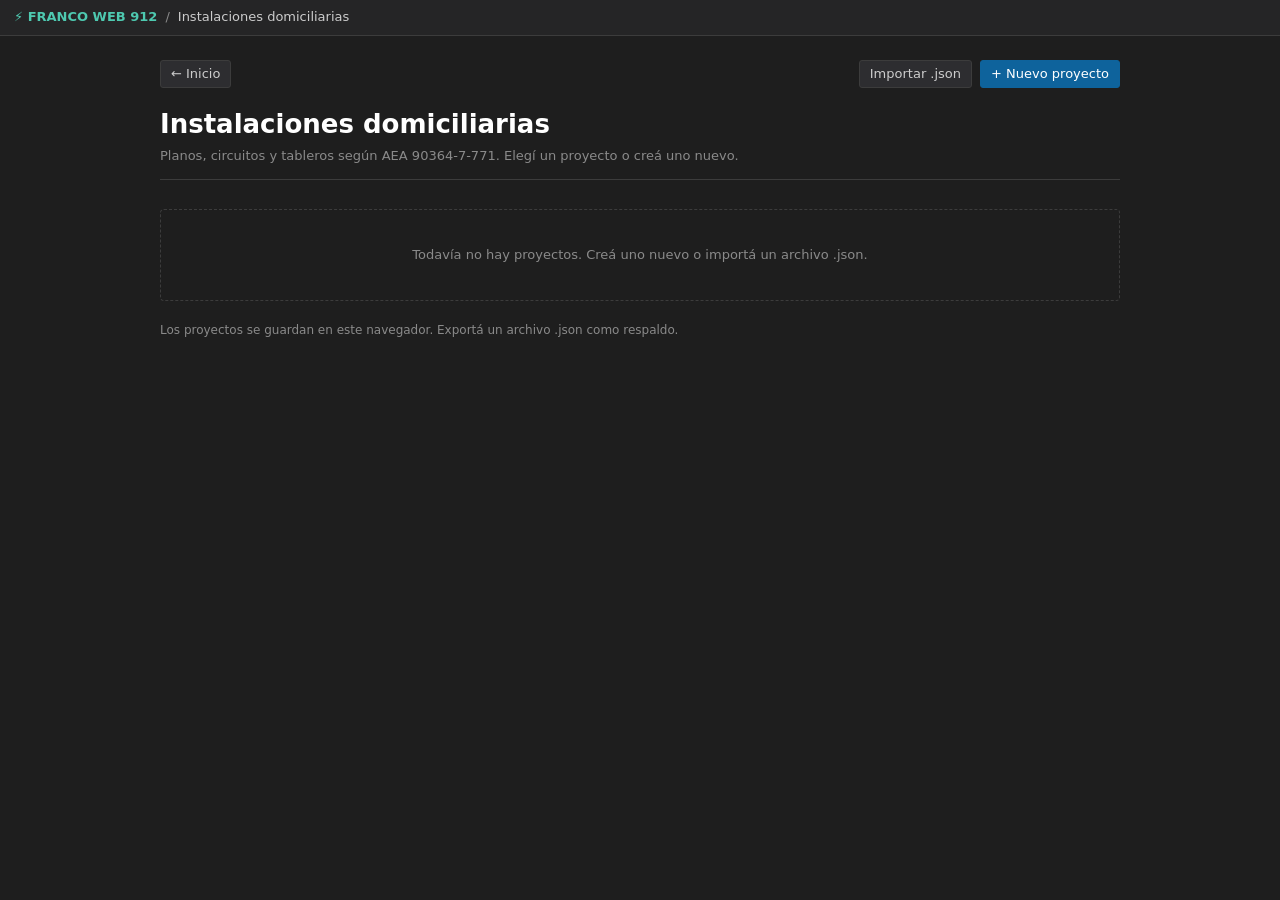
<file: proyecto/domiciliario/domiciliario.html>
<!DOCTYPE html>
<html lang="es">
<head>
<meta charset="UTF-8">
<meta name="viewport" content="width=device-width, initial-scale=1">
<title>Instalaciones domiciliarias · AutomaLab</title>
<link rel="stylesheet" href="css/domiciliario.css?v=1">
</head>
<body>
<header id="cabecera">
  <a class="marca" href="../index.html">⚡ FRANCO WEB 912</a>
  <span class="sep">/</span>
  <span>Instalaciones domiciliarias</span>
</header>

<main>
  <section id="vista-proyectos"></section>

  <section id="vista-editor" hidden>
    <div class="ed-barra">
      <button id="btn-volver" class="btn" type="button">← Proyectos</button>
      <strong id="ed-nombre"></strong>
      <span id="ed-estado" class="estado"></span>
      <span class="espacio"></span>
      <button id="btn-deshacer" class="btn" type="button" disabled>↶ Deshacer</button>
      <button id="btn-rehacer" class="btn" type="button" disabled>↷ Rehacer</button>
      <button id="btn-guardar" class="btn" type="button">Guardar</button>
      <button id="btn-exportar" class="btn" type="button">Exportar .json</button>
    </div>
    <nav class="pestanas">
      <button class="activa" type="button">Datos</button>
      <button type="button" disabled title="Entrega 1B">Planta</button>
      <button type="button" disabled title="Paso 4">Unifilar</button>
      <button type="button" disabled title="Paso 4">Tablero topográfico</button>
      <button type="button" disabled title="Paso 5">Verificación AEA</button>
      <button type="button" disabled title="Paso 6">Simulación</button>
    </nav>
    <div id="panel-datos" class="panel"></div>
  </section>
</main>

<footer id="pie">
  <span id="estado-almacenamiento"></span>
  <span id="texto-norma"></span>
  <span id="version"></span>
</footer>

<script type="module" src="js/main.js?v=1"></script>
</body>
</html>
</file>
<file: proyecto/domiciliario/css/domiciliario.css>
:root{
  --bg:#1e1e1e; --panel:#252526; --panel2:#2d2d30; --borde:#3c3c3c;
  --texto:#cccccc; --tenue:#8a8a8a;
  --azul:#007acc; --azul2:#0e639c; --verde:#4ec9b0; --rojo:#f14c4c; --ambar:#cca700;
}
*{box-sizing:border-box}
[hidden]{display:none!important}
html,body{height:100%;margin:0}
body{display:flex;flex-direction:column;background:var(--bg);color:var(--texto);
  font:13px/1.4 "Segoe UI",system-ui,sans-serif}

#cabecera{display:flex;align-items:center;gap:8px;padding:0 14px;height:36px;
  background:var(--panel);border-bottom:1px solid var(--borde)}
#cabecera .marca{color:var(--verde);font-weight:600;text-decoration:none}
#cabecera .sep{color:var(--tenue)}
main{flex:1;min-height:0;display:flex;flex-direction:column;overflow:auto}
#pie{display:flex;gap:16px;align-items:center;padding:3px 14px;height:24px;font-size:11px;
  color:var(--tenue);background:var(--azul2);color:#fff}
#pie span:nth-child(2){flex:1;text-align:center;opacity:.9}

.btn{background:var(--panel2);color:var(--texto);border:1px solid var(--borde);
  padding:4px 10px;border-radius:3px;font:inherit;cursor:pointer}
.btn:hover:not(:disabled){border-color:var(--azul)}
.btn:disabled{opacity:.4;cursor:default}
.btn.primario{background:var(--azul2);border-color:var(--azul2);color:#fff}
.btn.primario:hover:not(:disabled){background:var(--azul)}
.btn.peligro{color:var(--rojo)}
.btn.peligro:hover:not(:disabled){border-color:var(--rojo)}

input,select{background:#1b1b1c;color:var(--texto);border:1px solid var(--borde);
  border-radius:3px;padding:4px 6px;font:inherit;min-width:0}
input:focus,select:focus,.btn:focus-visible{outline:1px solid var(--azul);outline-offset:0}

/* Proyectos */
a.btn{text-decoration:none;display:inline-block}
#vista-proyectos{padding:24px 20px;max-width:1000px;width:100%;margin:0 auto}
.proy-cab{display:flex;align-items:center;gap:8px;margin-bottom:18px}
.proy-titulo{margin-bottom:16px;padding-bottom:14px;border-bottom:1px solid var(--borde)}
.proy-titulo h1{margin:0 0 4px;font-size:26px;font-weight:600;color:#fff}
.proy-titulo p{margin:0;color:var(--tenue)}
#vista-proyectos > input[type=search]{width:100%;margin-bottom:12px;padding:6px 10px}
.proy-lista{display:grid;grid-template-columns:repeat(auto-fill,minmax(300px,1fr));gap:12px}
.proy{display:flex;flex-direction:column;gap:12px;padding:14px;background:var(--panel);
  border:1px solid var(--borde);border-top:3px solid var(--azul);border-radius:4px}
.proy:hover{border-color:var(--verde)}
.proy-info{flex:1}
.proy-nombre{font-size:15px;font-weight:600;color:#fff;overflow-wrap:anywhere;margin-bottom:6px}
.proy-meta{color:var(--tenue);font-size:12px;line-height:1.6}
.proy-acciones{display:flex;gap:4px;flex-wrap:wrap}
.vacio{grid-column:1/-1;color:var(--tenue);padding:36px;text-align:center;
  border:1px dashed var(--borde);border-radius:4px}
.falla{background:var(--panel);border:1px solid var(--rojo);padding:16px;border-radius:4px}

/* Editor */
#vista-editor{display:flex;flex-direction:column;flex:1;min-height:0}
.ed-barra{display:flex;align-items:center;gap:8px;padding:6px 12px;
  background:var(--panel);border-bottom:1px solid var(--borde)}
.espacio{flex:1}
.estado{font-size:12px;color:var(--tenue)}
.estado.guardado{color:var(--verde)}
.estado.pendiente{color:var(--ambar)}
.estado.error{color:var(--rojo)}
.pestanas{display:flex;background:var(--panel2);border-bottom:1px solid var(--borde)}
.pestanas button{background:none;border:0;border-bottom:2px solid transparent;
  color:var(--texto);padding:7px 14px;font:inherit;cursor:pointer}
.pestanas button.activa{border-bottom-color:var(--azul);color:#fff}
.pestanas button:disabled{opacity:.35;cursor:default}
.panel{padding:16px;overflow:auto;flex:1}

.rejilla{display:grid;grid-template-columns:repeat(auto-fit,minmax(340px,1fr));gap:16px;align-items:start}
.grupo{border:1px solid var(--borde);border-radius:4px;padding:8px 14px 12px;background:var(--panel);margin:0}
.grupo legend{padding:0 6px;color:var(--verde)}
.campo{display:grid;grid-template-columns:170px 1fr;gap:8px;align-items:center;margin:7px 0}
.campo span{color:var(--tenue)}
.planta{display:grid;grid-template-columns:1fr 90px 90px auto;gap:6px;margin-bottom:6px}
.planta.cab{color:var(--tenue);font-size:12px}
.nota{color:var(--tenue);font-size:12px;margin:8px 0 0}

/* Diálogos y avisos */
dialog.dlg{background:var(--panel);color:var(--texto);border:1px solid var(--azul);
  border-radius:4px;padding:0;min-width:340px;max-width:520px}
dialog.dlg::backdrop{background:rgba(0,0,0,.55)}
dialog.dlg h3{margin:0;padding:10px 14px;font-size:14px;font-weight:500;
  background:var(--panel2);border-bottom:1px solid var(--borde)}
.dlg-cuerpo{padding:14px;display:flex;flex-direction:column;gap:8px}
.dlg-cuerpo p{margin:0}
.dlg-error{color:var(--rojo);min-height:1em;font-size:12px}
.dlg-botones{display:flex;justify-content:flex-end;gap:6px;margin-top:6px}
#toasts{position:fixed;right:14px;bottom:36px;display:flex;flex-direction:column;gap:6px;z-index:50}
.toast{background:var(--panel2);border:1px solid var(--borde);border-left:3px solid var(--azul);
  padding:8px 12px;border-radius:3px;max-width:360px}
.toast.ok{border-left-color:var(--verde)}
.toast.error{border-left-color:var(--rojo)}
/* Barra inferior oculta (el HTML y main.js la siguen usando, no borrar) */
#pie{display:none}
#toasts{bottom:14px}
</file>
